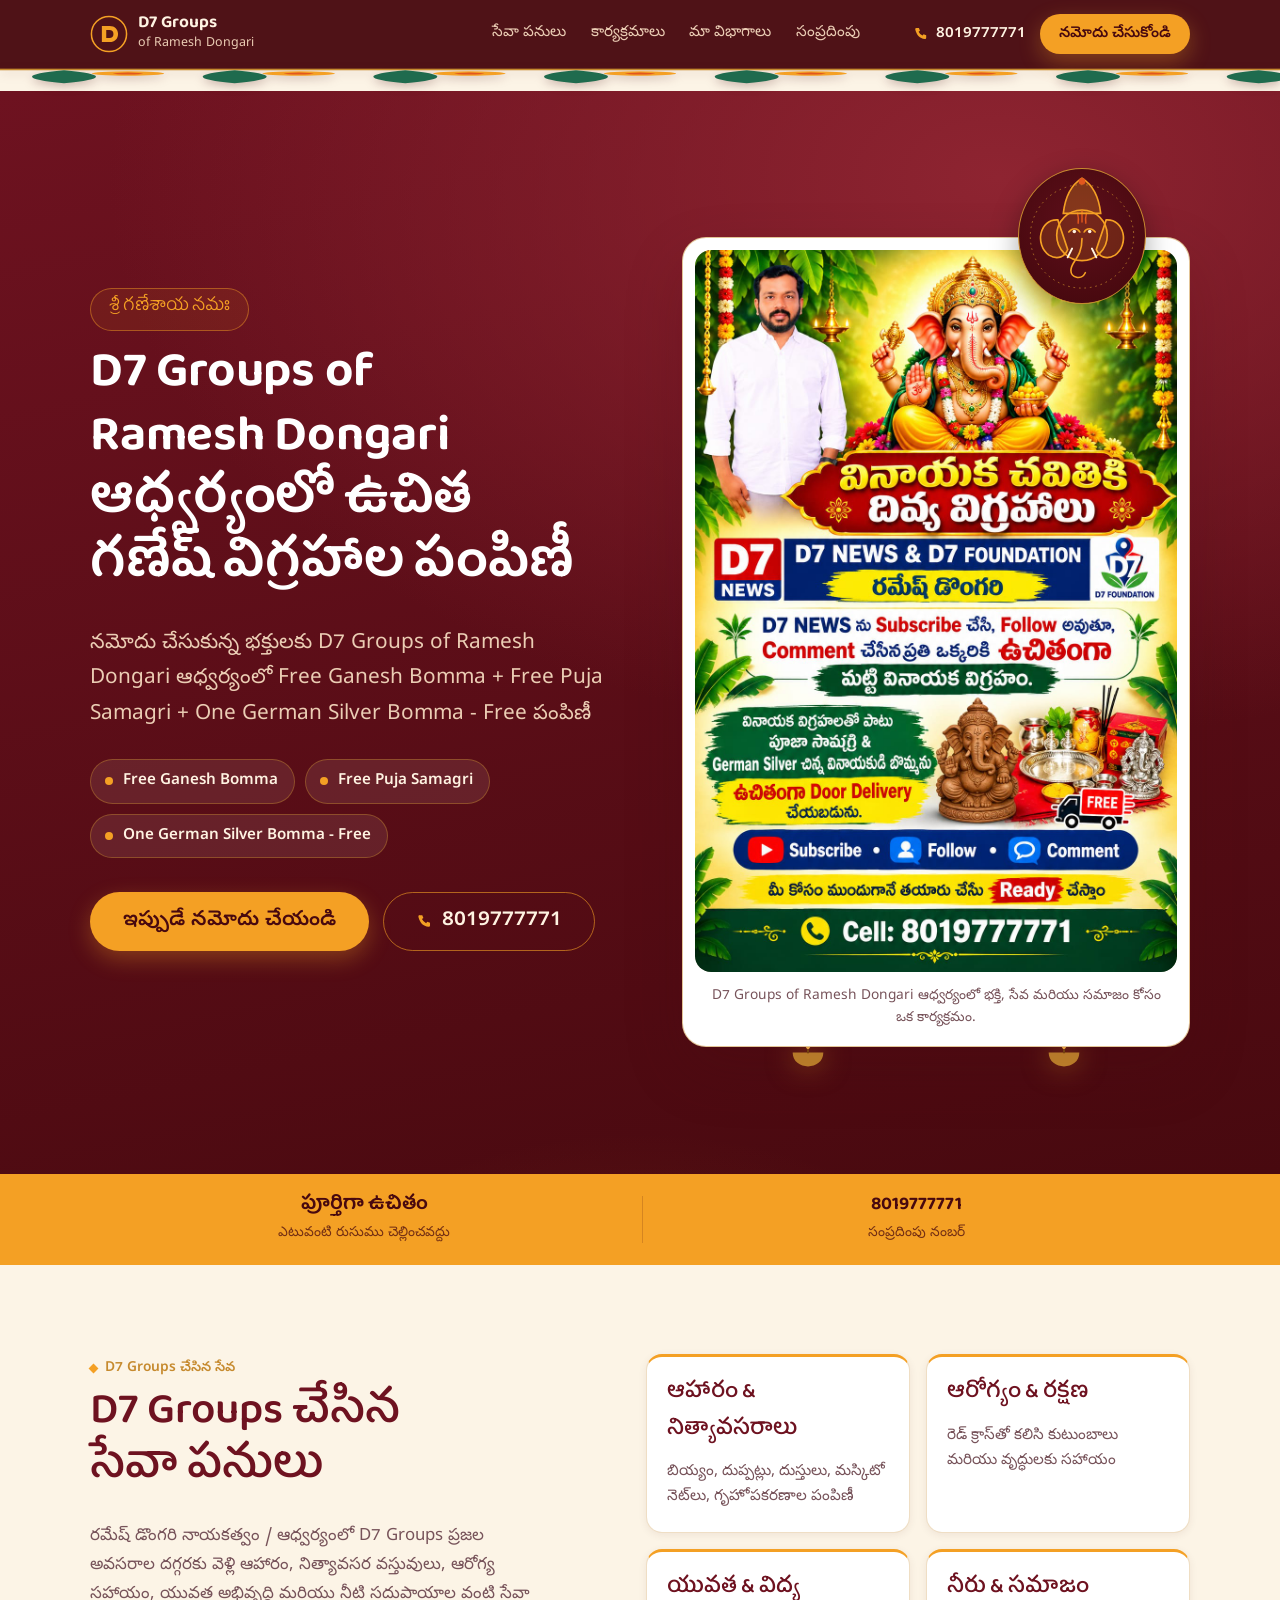
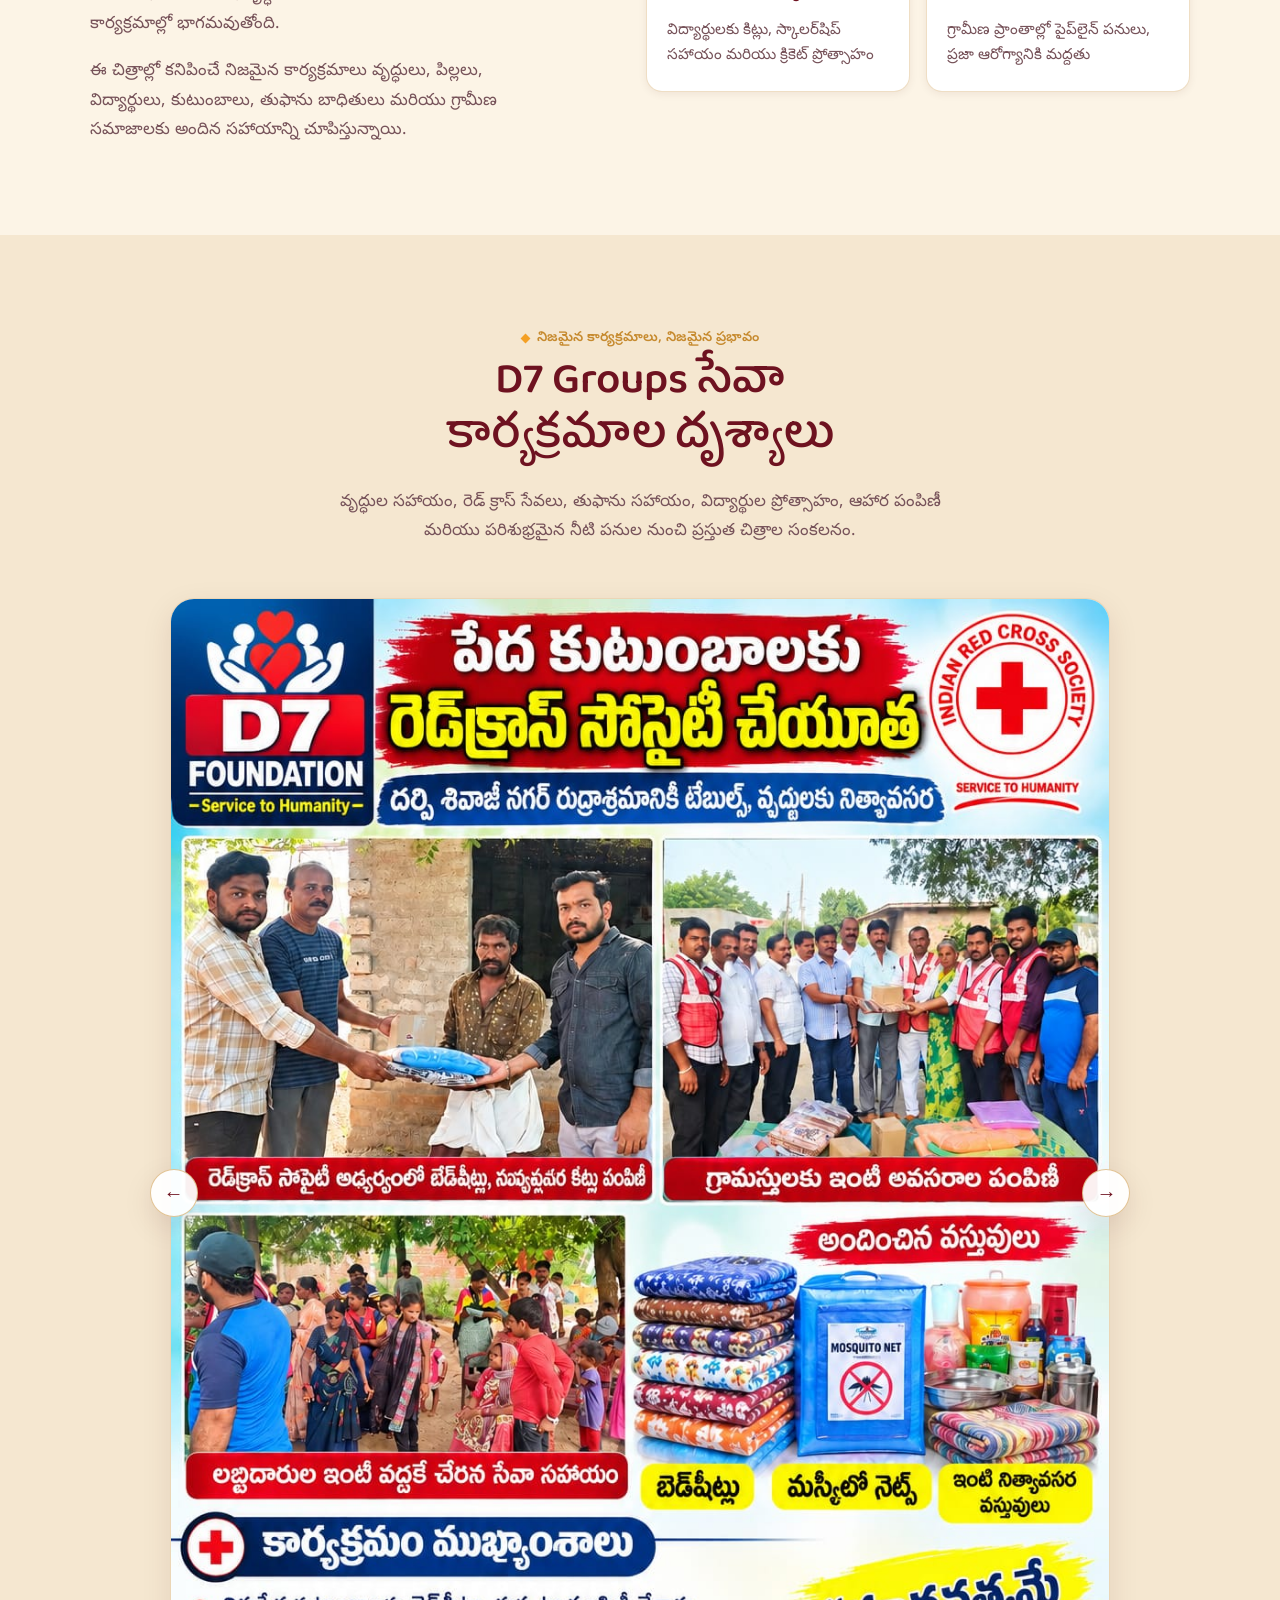
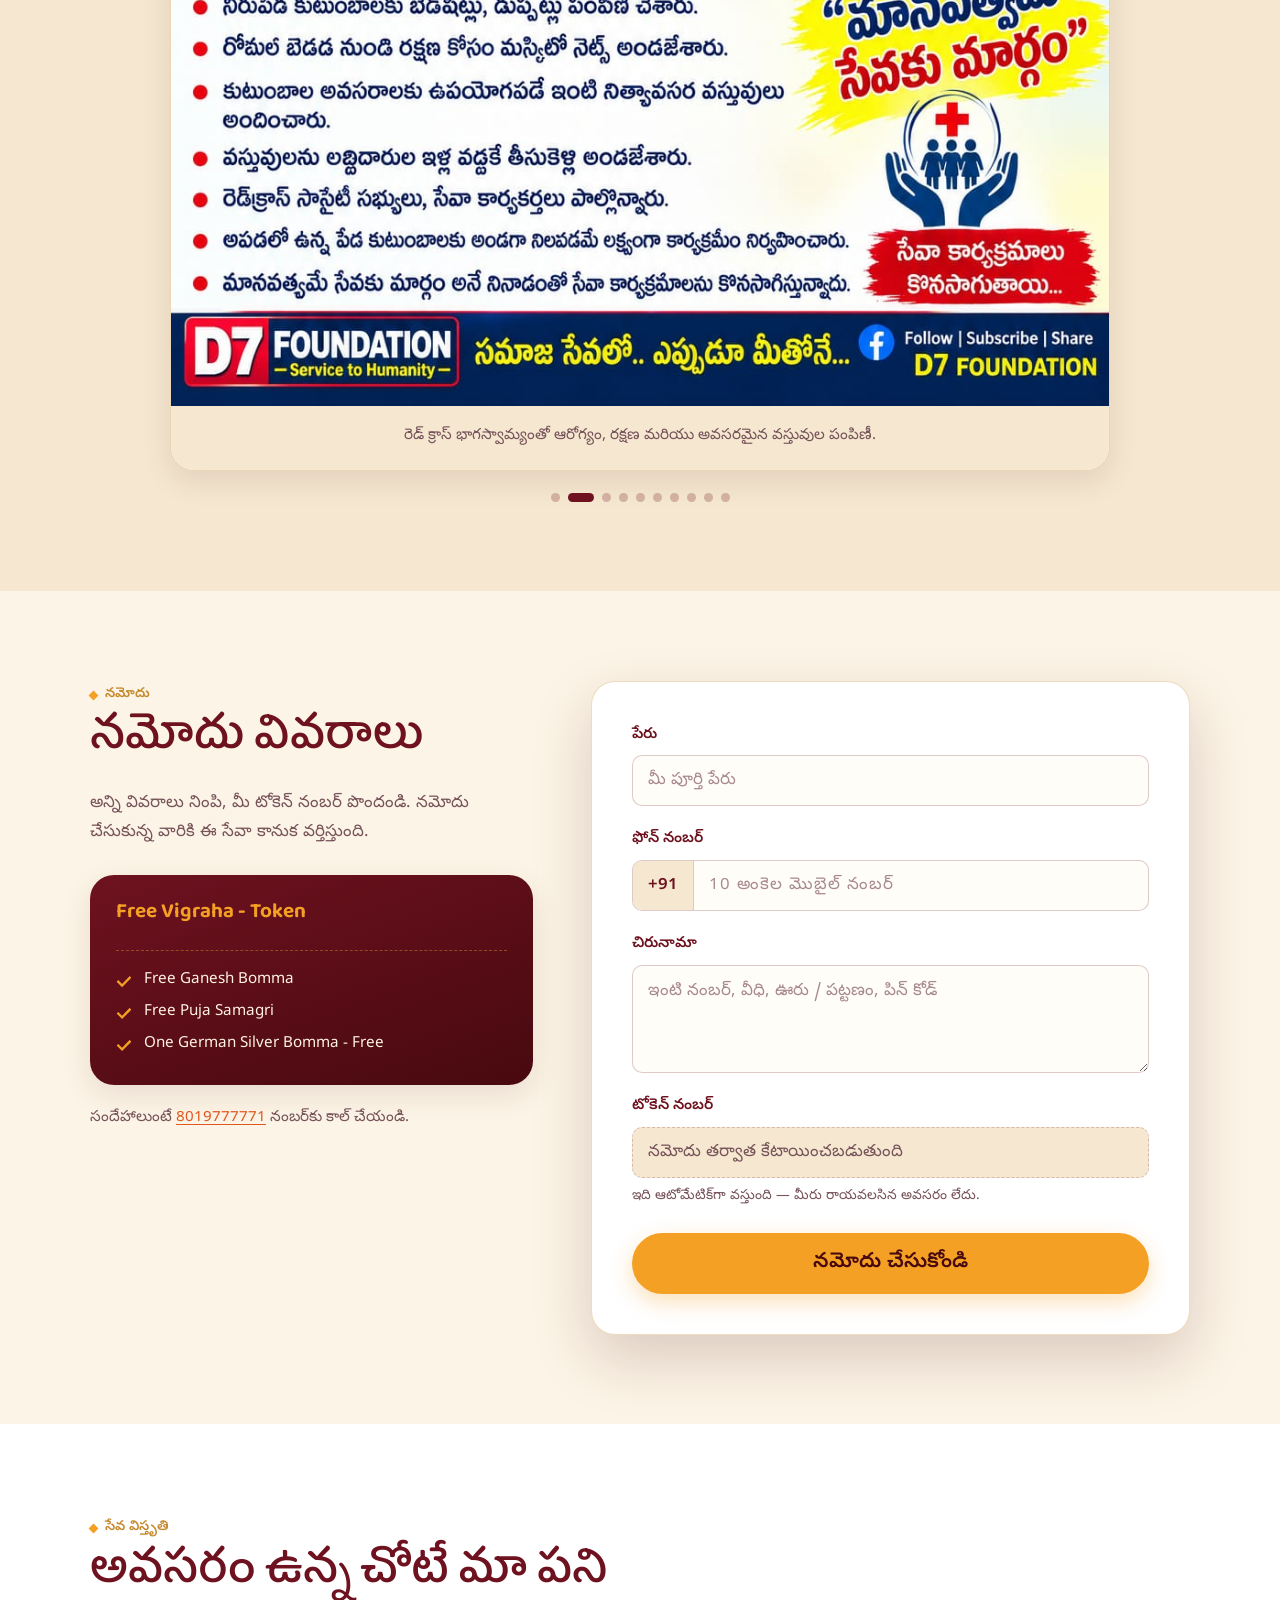
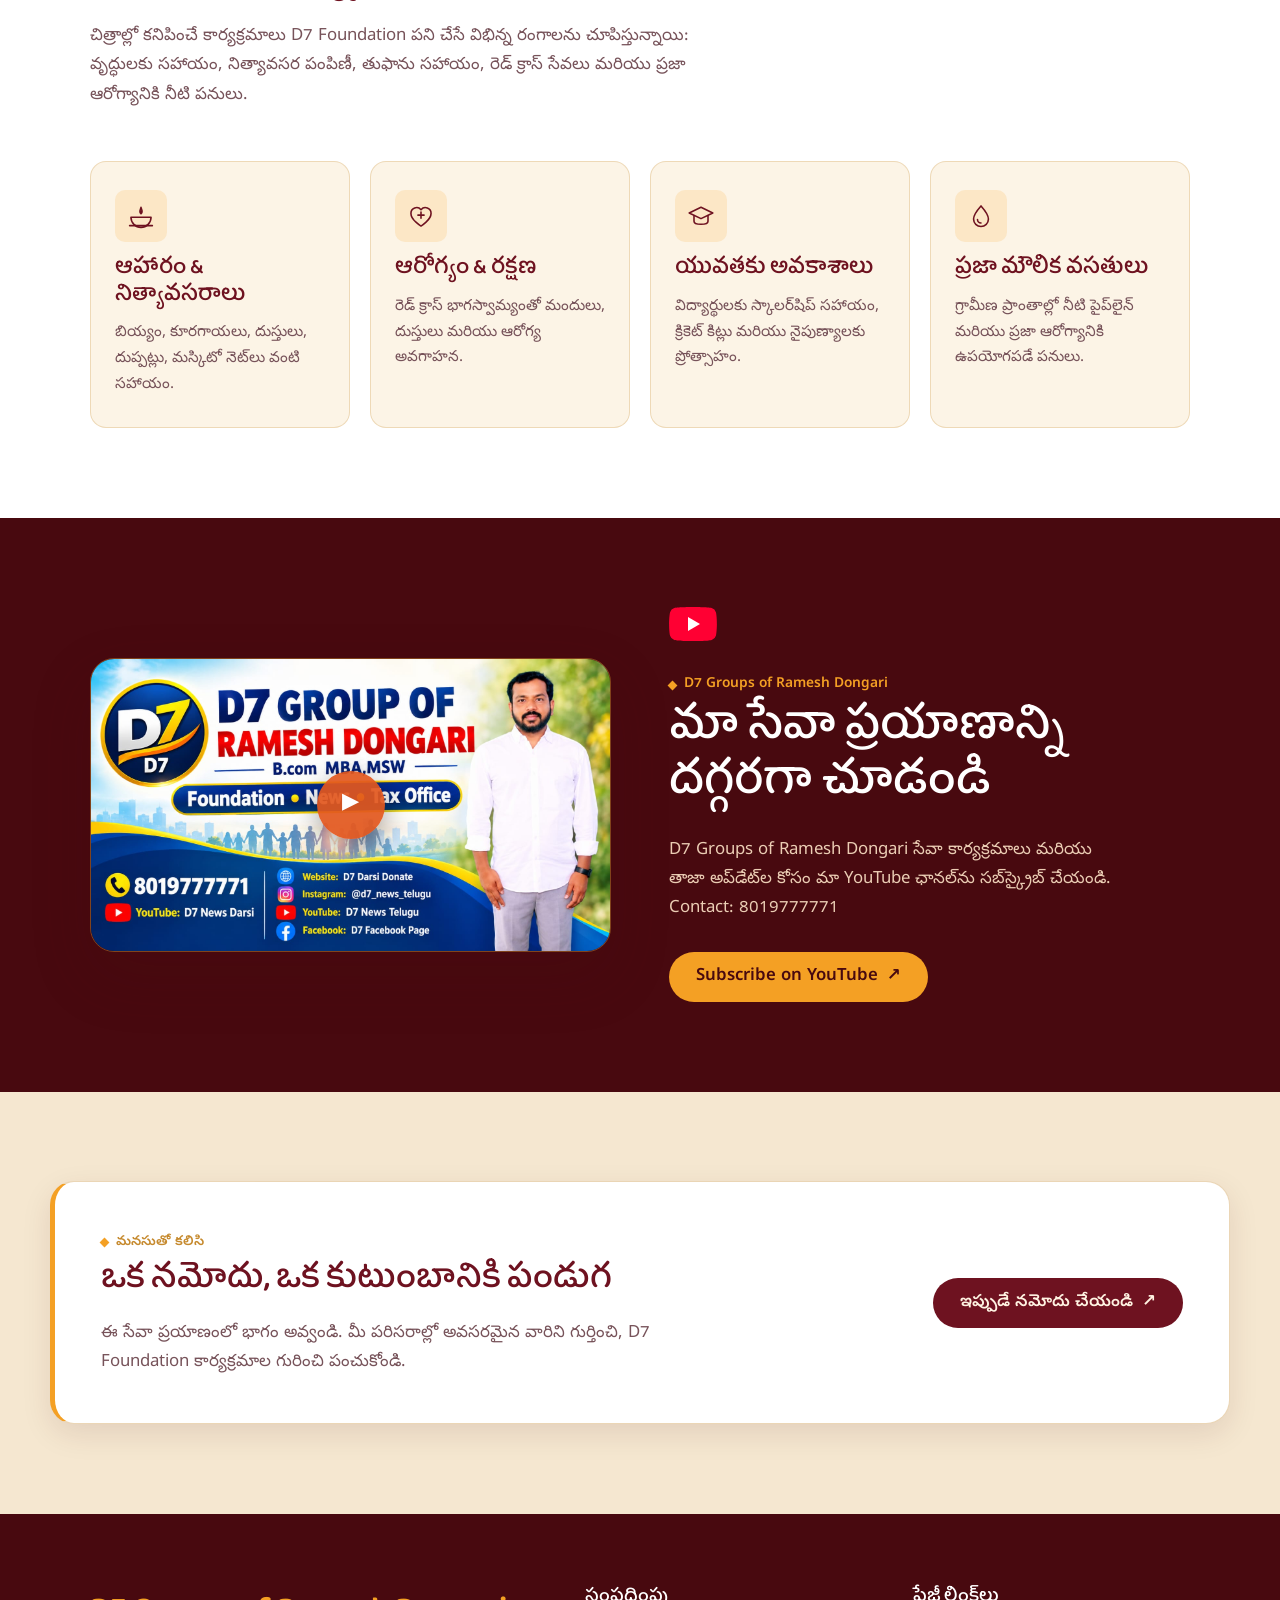
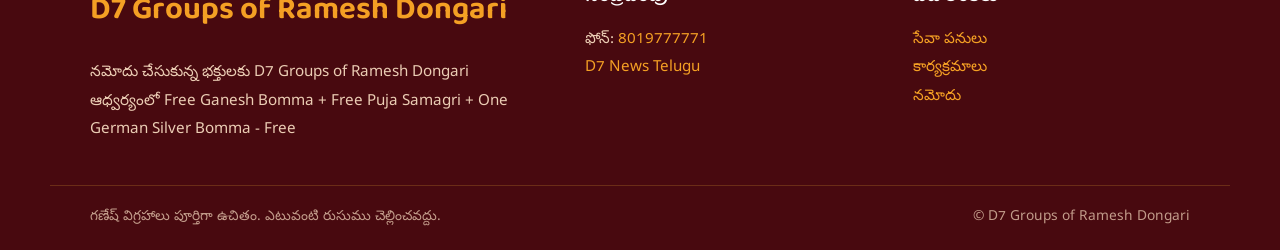
<file: index.html>
<!DOCTYPE html>
<html lang="te">
<head>
  <meta charset="UTF-8">
  <meta name="viewport" content="width=device-width, initial-scale=1.0">
  <title>ఉచిత గణేష్ విగ్రహం | D7 Groups of Ramesh Dongari</title>
  <meta name="description" content="D7 Groups of Ramesh Dongari ఆధ్వర్యంలో నమోదు చేసుకున్న భక్తులకు Free Ganesh Bomma, Free Puja Samagri మరియు One German Silver Bomma - Free పంపిణీ. సంప్రదించండి: 8019777771.">
  <meta name="theme-color" content="#6E1220">
  <meta property="og:title" content="D7 గ్రూప్స్ ఆఫ్ రమేష్ డోంగరి">
  <meta property="og:description" content="D7 గ్రూప్స్ ఆఫ్ రమేష్ డోంగరి ఆధ్వర్యంలో భక్తులకు గణేష్ విగ్రహం + పూజా సామాగ్రి + ఒక ప్రత్యేక బహుమతి అందజేయబడును. వివరాల కోసం సంప్రదించండి: 8019777771">
  <meta property="og:locale" content="te_IN">
  <meta property="og:type" content="website">
  <meta name="twitter:card" content="summary_large_image">
  <meta name="twitter:title" content="D7 గ్రూప్స్ ఆఫ్ రమేష్ డోంగరి">
  <meta name="twitter:description" content="D7 గ్రూప్స్ ఆఫ్ రమేష్ డోంగరి ఆధ్వర్యంలో భక్తులకు గణేష్ విగ్రహం + పూజా సామాగ్రి + ఒక ప్రత్యేక బహుమతి అందజేయబడును. వివరాల కోసం సంప్రదించండి: 8019777771">
  <link rel="icon" href="favicon.svg" type="image/svg+xml">
  <link rel="icon" href="favicon.png" type="image/png" sizes="32x32">
  <link rel="apple-touch-icon" href="favicon.png">
  <!-- Telugu Unicode fonts: Baloo Tammudu 2 (display) + Noto Sans Telugu (body) -->
  <link rel="preconnect" href="https://fonts.googleapis.com">
  <link rel="preconnect" href="https://fonts.gstatic.com" crossorigin>
  <link href="https://fonts.googleapis.com/css2?family=Baloo+Tammudu+2:wght@500;600;700&family=Noto+Sans+Telugu:wght@400;500;600&display=swap" rel="stylesheet">

  <link rel="stylesheet" href="style.css">
</head>
<body id="top">

  <a class="skip-link" href="#formPanel">నమోదు ఫారానికి వెళ్లండి</a>

  <!-- ============================ SITE HEADER ============================ -->
  <header class="site-header">
    <div class="site-header__bar">
      <div class="shell site-header__inner">

        <a class="brand" href="#top">
          <span class="brand__mark" aria-hidden="true">
            <svg viewBox="0 0 40 40" focusable="false">
              <circle class="brand__ring" cx="20" cy="20" r="18.5"/>
              <path class="brand__glyph" d="M12.5 11.5h8.2c5.4 0 8.8 3.4 8.8 8.5s-3.4 8.5-8.8 8.5H12.5V11.5Zm4.6 4.2v8.6h3.4c2.6 0 4.2-1.6 4.2-4.3s-1.6-4.3-4.2-4.3h-3.4Z"/>
            </svg>
          </span>
          <span class="brand__text">
            <strong>D7 Groups</strong>
            <span>of Ramesh Dongari</span>
          </span>
        </a>

        <nav class="site-nav" aria-label="ప్రధాన మెనూ">
          <a href="#seva">సేవా పనులు</a>
          <a href="#gallery">కార్యక్రమాలు</a>
          <a href="#work">మా విభాగాలు</a>
          <a href="#contact">సంప్రదింపు</a>
        </nav>

        <div class="site-header__actions">
          <a class="link-call" href="tel:8019777771">
            <svg viewBox="0 0 20 20" aria-hidden="true" focusable="false"><path d="M4.4 2.5h3l1.3 3.3-1.7 1.3a10 10 0 0 0 4.9 4.9l1.3-1.7 3.3 1.3v3a1.6 1.6 0 0 1-1.8 1.6C8.4 15.4 4.6 11.6 2.8 4.3A1.6 1.6 0 0 1 4.4 2.5Z"/></svg>
            <span>8019777771</span>
          </a>
          <a class="btn btn--gold btn--sm" href="#formPanel">నమోదు చేసుకోండి</a>
        </div>

      </div>
    </div>

    <!-- Decorative toran (mango-leaf + marigold garland) -->
    <div class="toran" aria-hidden="true">
      <svg viewBox="0 0 120 34" preserveAspectRatio="none" class="toran__svg">
        <defs>
          <!-- One repeating unit: a marigold bud and a mango leaf -->
          <g id="garland-unit">
            <path d="M6 0 C10 6 10 14 6 20 C2 14 2 6 6 0 Z" fill="#1F6B4E"/>
            <circle cx="12" cy="5" r="3.4" fill="#F4A024"/>
            <circle cx="12" cy="5" r="1.4" fill="#E2571E"/>
          </g>
        </defs>
        <rect x="0" y="0" width="120" height="2" fill="#C68A2E"/>
        <g>
          <use href="#garland-unit" x="0"  y="2"/><use href="#garland-unit" x="16" y="2"/>
          <use href="#garland-unit" x="32" y="2"/><use href="#garland-unit" x="48" y="2"/>
          <use href="#garland-unit" x="64" y="2"/><use href="#garland-unit" x="80" y="2"/>
          <use href="#garland-unit" x="96" y="2"/><use href="#garland-unit" x="112" y="2"/>
        </g>
      </svg>
    </div>
  </header>

  <main class="page">

    <!-- ============================== HERO ============================== -->
    <section class="hero">
      <div class="hero__glow" aria-hidden="true"></div>

      <div class="shell hero__inner">

        <div class="hero__copy">
          <p class="blessing">శ్రీ గణేశాయ నమః</p>
          <h1 class="hero__title">D7 Groups of Ramesh Dongari ఆధ్వర్యంలో ఉచిత గణేష్ విగ్రహాల పంపిణీ</h1>
          <p class="hero__subtitle">నమోదు చేసుకున్న భక్తులకు D7 Groups of Ramesh Dongari ఆధ్వర్యంలో Free Ganesh Bomma + Free Puja Samagri + One German Silver Bomma - Free పంపిణీ</p>

          <ul class="hero__offers">
            <li>Free Ganesh Bomma</li>
            <li>Free Puja Samagri</li>
            <li>One German Silver Bomma - Free</li>
          </ul>

          <div class="hero__actions">
            <a class="btn btn--gold btn--lg" href="#formPanel">ఇప్పుడే నమోదు చేయండి</a>
            <a class="btn btn--ghost btn--lg" href="tel:8019777771">
              <svg viewBox="0 0 20 20" aria-hidden="true" focusable="false"><path d="M4.4 2.5h3l1.3 3.3-1.7 1.3a10 10 0 0 0 4.9 4.9l1.3-1.7 3.3 1.3v3a1.6 1.6 0 0 1-1.8 1.6C8.4 15.4 4.6 11.6 2.8 4.3A1.6 1.6 0 0 1 4.4 2.5Z"/></svg>
              8019777771
            </a>
          </div>
        </div>

        <div class="hero__art">
          <!-- Ganesha line illustration (original artwork, drawn in SVG) -->
          <svg class="ganesha" viewBox="0 0 200 215" role="img" aria-label="గణపతి">
            <!-- radiating halo -->
            <circle class="ganesha__halo" cx="100" cy="108" r="94"/>
            <!-- ears -->
            <path class="ganesha__skin" d="M56 78 C22 76 14 124 40 142 C56 152 70 144 74 132 Z"/>
            <path class="ganesha__skin" d="M144 78 C178 76 186 124 160 142 C144 152 130 144 126 132 Z"/>
            <!-- head -->
            <circle class="ganesha__skin" cx="100" cy="106" r="46"/>
            <!-- trunk -->
            <path class="ganesha__trunk" d="M100 112 C100 146 82 152 80 168 C78 184 100 188 106 174"/>
            <!-- tusks -->
            <path class="ganesha__tusk" d="M82 130 L74 146"/>
            <path class="ganesha__tusk" d="M118 130 L126 146"/>
            <!-- eyes -->
            <path class="ganesha__line" d="M76 100 C82 92 92 92 96 100"/>
            <path class="ganesha__line" d="M104 100 C108 92 118 92 124 100"/>
            <circle class="ganesha__pupil" cx="86" cy="99" r="3.2"/>
            <circle class="ganesha__pupil" cx="114" cy="99" r="3.2"/>
            <!-- forehead tilak -->
            <path class="ganesha__tilak" d="M100 62 L100 82"/>
            <path class="ganesha__tilak" d="M92 66 C94 74 94 78 93 84"/>
            <path class="ganesha__tilak" d="M108 66 C106 74 106 78 107 84"/>
            <!-- crown -->
            <path class="ganesha__crown" d="M66 66 C70 30 84 12 100 2 C116 12 130 30 134 66 Z"/>
            <circle class="ganesha__crownjewel" cx="100" cy="8" r="6"/>
          </svg>

          <figure class="hero-banner">
            <img src="d7-images/main-image.jpeg" alt="D7 Groups of Ramesh Dongari ఆధ్వర్యంలో ఉచిత గణేష్ విగ్రహాలు, పూజా సామగ్రి మరియు జర్మన్ సిల్వర్ విగ్రహం పంపిణీ ప్రకటన" loading="eager">
            <figcaption>D7 Groups of Ramesh Dongari ఆధ్వర్యంలో భక్తి, సేవ మరియు సమాజం కోసం ఒక కార్యక్రమం.</figcaption>
          </figure>

          <div class="diyas" aria-hidden="true">
            <svg class="diya" viewBox="0 0 60 60">
              <path class="diya__flame" d="M30 14 C36 22 34 30 30 32 C26 30 24 22 30 14 Z"/>
              <path class="diya__bowl" d="M10 36 C10 48 20 54 30 54 C40 54 50 48 50 36 Z"/>
              <path class="diya__wick" d="M30 32 L30 37"/>
            </svg>
            <svg class="diya" viewBox="0 0 60 60">
              <path class="diya__flame" d="M30 14 C36 22 34 30 30 32 C26 30 24 22 30 14 Z"/>
              <path class="diya__bowl" d="M10 36 C10 48 20 54 30 54 C40 54 50 48 50 36 Z"/>
              <path class="diya__wick" d="M30 32 L30 37"/>
            </svg>
          </div>
        </div>

      </div>
    </section>

    <!-- ========================== ASSURANCE STRIP ========================== -->
    <div class="assurance">
      <div class="shell assurance__inner">
        <p class="assurance__item">
          <span class="assurance__value">పూర్తిగా ఉచితం</span>
          <span class="assurance__label">ఎటువంటి రుసుము చెల్లించవద్దు</span>
        </p>
        <p class="assurance__item">
          <span class="assurance__value"><a href="tel:8019777771">8019777771</a></span>
          <span class="assurance__label">సంప్రదింపు నంబర్</span>
        </p>
      </div>
    </div>

    <!-- ============================ SEVA STORY ============================ -->
    <section class="band band--seva" id="seva" aria-labelledby="foundationTitle">
      <div class="shell foundation-intro">

        <div class="foundation-intro__copy">
          <p class="eyebrow">D7 Groups చేసిన సేవ</p>
          <h2 id="foundationTitle">D7 Groups చేసిన సేవా పనులు</h2>
          <p>రమేష్ డొంగరి నాయకత్వం / ఆధ్వర్యంలో D7 Groups ప్రజల అవసరాల దగ్గరకు వెళ్లి ఆహారం, నిత్యావసర వస్తువులు, ఆరోగ్య సహాయం, యువత అభివృద్ధి మరియు నీటి సదుపాయాల వంటి సేవా కార్యక్రమాల్లో భాగమవుతోంది.</p>
          <p>ఈ చిత్రాల్లో కనిపించే నిజమైన కార్యక్రమాలు వృద్ధులు, పిల్లలు, విద్యార్థులు, కుటుంబాలు, తుఫాను బాధితులు మరియు గ్రామీణ సమాజాలకు అందిన సహాయాన్ని చూపిస్తున్నాయి.</p>
        </div>

        <div class="seva-points" aria-label="D7 Groups సేవా రంగాలు">
          <div><strong>ఆహారం &amp; నిత్యావసరాలు</strong><span>బియ్యం, దుప్పట్లు, దుస్తులు, మస్కిటో నెట్‌లు, గృహోపకరణాల పంపిణీ</span></div>
          <div><strong>ఆరోగ్యం &amp; రక్షణ</strong><span>రెడ్ క్రాస్‌తో కలిసి కుటుంబాలు మరియు వృద్ధులకు సహాయం</span></div>
          <div><strong>యువత &amp; విద్య</strong><span>విద్యార్థులకు కిట్లు, స్కాలర్‌షిప్ సహాయం మరియు క్రికెట్ ప్రోత్సాహం</span></div>
          <div><strong>నీరు &amp; సమాజం</strong><span>గ్రామీణ ప్రాంతాల్లో పైప్‌లైన్ పనులు, ప్రజా ఆరోగ్యానికి మద్దతు</span></div>
        </div>

      </div>
    </section>

    <!-- ============================= GALLERY ============================= -->
    <section class="band band--gallery" id="gallery" aria-labelledby="sevaGalleryTitle">
      <div class="shell">

        <div class="section-heading section-heading--center">
          <p class="eyebrow">నిజమైన కార్యక్రమాలు, నిజమైన ప్రభావం</p>
          <h2 id="sevaGalleryTitle">D7 Groups సేవా కార్యక్రమాల దృశ్యాలు</h2>
          <p>వృద్ధుల సహాయం, రెడ్ క్రాస్ సేవలు, తుఫాను సహాయం, విద్యార్థుల ప్రోత్సాహం, ఆహార పంపిణీ మరియు పరిశుభ్రమైన నీటి పనుల నుంచి ప్రస్తుత చిత్రాల సంకలనం.</p>
        </div>

        <div class="carousel carousel--seva" data-carousel data-autoplay="true" aria-roledescription="carousel" aria-label="D7 Groups సేవా కార్యక్రమాల చిత్రాలు">
          <div class="carousel__viewport">
            <div class="carousel__track">
              <figure class="carousel__slide is-active"><img src="d7-images/elderly-essential-distribution.jpeg" alt="D7 Foundation వృద్ధులకు దుప్పట్లు, కిట్లు మరియు నిత్యావసర వస్తువులు అందిస్తున్న సేవా కార్యక్రమం" loading="lazy"><figcaption>వృద్ధులు మరియు అవసరమైన కుటుంబాలకు దుప్పట్లు, కిట్లు, బట్టలు మరియు గృహోపకరణాల సహాయం.</figcaption></figure>
              <figure class="carousel__slide"><img src="d7-images/red-cross-relief.jpeg" alt="D7 Foundation మరియు రెడ్ క్రాస్ కలిసి కుటుంబాలకు సహాయం అందిస్తున్న దృశ్యాలు" loading="lazy"><figcaption>రెడ్ క్రాస్ భాగస్వామ్యంతో ఆరోగ్యం, రక్షణ మరియు అవసరమైన వస్తువుల పంపిణీ.</figcaption></figure>
              <figure class="carousel__slide"><img src="d7-images/student-disability-support.jpeg" alt="విద్యార్థులు మరియు వికలాంగులకు సహాయం అందిస్తున్న D7 Foundation సేవా కార్యక్రమం" loading="lazy"><figcaption>విద్యార్థులు, వికలాంగులు మరియు ప్రజలకు సహాయం అందించే సామాజిక సేవ.</figcaption></figure>
              <figure class="carousel__slide"><img src="d7-images/water-pipeline-project.jpeg" alt="D7 Foundation గ్రామీణ ఆరోగ్య కేంద్రానికి కొత్త నీటి పైప్‌లైన్ ఏర్పాటు చేస్తున్న దృశ్యం" loading="lazy"><figcaption>ప్రజా ఆరోగ్యానికి తోడ్పడే కొత్త నీటి పైప్‌లైన్ పనులు.</figcaption></figure>
              <figure class="carousel__slide"><img src="d7-images/youth-cricket-support.jpeg" alt="విద్యార్థులకు క్రికెట్ కిట్లు మరియు విద్యా సహాయం అందిస్తున్న D7 Foundation" loading="lazy"><figcaption>యువతకు క్రికెట్ కిట్లు, విద్యా సహాయం మరియు ఎదగడానికి ప్రోత్సాహం.</figcaption></figure>
              <figure class="carousel__slide"><img src="d7-images/red-cross-family-relief.jpeg" alt="ఇండియన్ రెడ్ క్రాస్ భాగస్వామ్యంతో కుటుంబాలకు దుస్తులు మరియు మస్కిటో నెట్‌లు అందిస్తున్న D7 Foundation" loading="lazy"><figcaption>రెడ్ క్రాస్ సేవలతో దుస్తులు, మస్కిటో నెట్‌లు మరియు కుటుంబ రక్షణకు సహాయం.</figcaption></figure>
              <figure class="carousel__slide"><img src="d7-images/rural-family-food-relief.jpeg" alt="D7 Foundation గ్రామీణ కుటుంబాలకు ఆహారం మరియు నిత్యావసర సరుకులు అందిస్తున్న దృశ్యం" loading="lazy"><figcaption>ఆహారం, నిత్యావసర సరుకులు మరియు నివాస సహాయం అవసరమైన కుటుంబాలకు చేరవేత.</figcaption></figure>
              <figure class="carousel__slide"><img src="d7-images/elderly-grocery-support.jpeg" alt="D7 Groups of Ramesh Dongari మరియు D7 Foundation వృద్ధులకు నిత్యావసర సరుకులు అందిస్తున్న దృశ్యం" loading="lazy"><figcaption>వృద్ధులు మరియు పేద కుటుంబాలకు ఆహారం, సరుకులు మరియు ప్రత్యక్ష సహాయం.</figcaption></figure>
              <figure class="carousel__slide"><img src="d7-images/cyclone-relief.jpeg" alt="తుఫాను బాధితులకు D7 Foundation ఆహారం అందిస్తున్న దృశ్యం" loading="lazy"><figcaption>తుఫాను బాధితులకు ఆహారం, సరుకులు మరియు అత్యవసర సహాయం.</figcaption></figure>
              <figure class="carousel__slide"><img src="d7-images/festival-community-service.jpeg" alt="దీపావళి మరియు పండుగ సందర్భంలో పిల్లలు, కుటుంబాలకు D7 సేవా కార్యక్రమం" loading="lazy"><figcaption>పండుగ సందర్భాల్లో పిల్లలు, కుటుంబాలు మరియు స్థానిక ప్రజలతో కలిసి సేవ.</figcaption></figure>
            </div>
          </div>
          <button class="carousel__button carousel__button--prev" type="button" aria-label="మునుపటి చిత్రం">←</button>
          <button class="carousel__button carousel__button--next" type="button" aria-label="తదుపరి చిత్రం">→</button>
          <div class="carousel__dots" role="tablist" aria-label="గణేష్ చిత్రాలు"></div>
        </div>

      </div>
    </section>

    <!-- ============================ REGISTER ============================ -->
    <section class="band band--register" id="formPanel">
      <div class="shell register">

        <aside class="register__aside">
          <p class="eyebrow">నమోదు</p>
          <h2 class="panel__title">నమోదు వివరాలు</h2>
          <p class="panel__note">అన్ని వివరాలు నింపి, మీ టోకెన్ నంబర్ పొందండి. నమోదు చేసుకున్న వారికి ఈ సేవా కానుక వర్తిస్తుంది.</p>

          <div class="offer-box" aria-label="నమోదు చేసుకున్న వారికి లభించే సేవా కానుకలు">
            <p class="offer-box__title">Free Vigraha - Token</p>
            <ul>
              <li>Free Ganesh Bomma</li>
              <li>Free Puja Samagri</li>
              <li>One German Silver Bomma - Free</li>
            </ul>
          </div>

          <p class="register__help">సందేహాలుంటే <a href="tel:8019777771">8019777771</a> నంబర్‌కు కాల్ చేయండి.</p>
        </aside>

        <div class="form-card">
          <form id="regForm" class="form" novalidate>

            <!-- Name -->
            <div class="field">
              <label class="field__label" for="name">పేరు</label>
              <input class="field__input" type="text" id="name" name="name"
                     placeholder="మీ పూర్తి పేరు" autocomplete="name" maxlength="60">
              <p class="field__error" id="nameError" role="alert"></p>
            </div>

            <!-- Phone -->
            <div class="field">
              <label class="field__label" for="phone">ఫోన్ నంబర్</label>
              <div class="field__phone">
                <span class="field__prefix">+91</span>
                <input class="field__input field__input--phone" type="tel" id="phone" name="phone"
                       placeholder="10 అంకెల మొబైల్ నంబర్" inputmode="numeric" maxlength="10" autocomplete="tel-national">
              </div>
              <p class="field__error" id="phoneError" role="alert"></p>
            </div>

            <!-- Address -->
            <div class="field">
              <label class="field__label" for="address">చిరునామా</label>
              <textarea class="field__input field__input--area" id="address" name="address" rows="3"
                        placeholder="ఇంటి నంబర్, వీధి, ఊరు / పట్టణం, పిన్ కోడ్" maxlength="250"></textarea>
              <p class="field__error" id="addressError" role="alert"></p>
            </div>

            <!-- Token (auto, read-only) -->
            <div class="field">
              <label class="field__label" for="token">టోకెన్ నంబర్</label>
              <input class="field__input field__input--token" type="text" id="token"
                     value="నమోదు తర్వాత కేటాయించబడుతుంది" readonly tabindex="-1" aria-readonly="true">
              <p class="field__hint">ఇది ఆటోమేటిక్‌గా వస్తుంది — మీరు రాయవలసిన అవసరం లేదు.</p>
            </div>

            <!-- Honeypot: hidden from people, filled in by bots. Never remove. -->
            <div class="hp" aria-hidden="true">
              <label for="website">Website</label>
              <input type="text" id="website" name="website" tabindex="-1" autocomplete="off">
            </div>

            <!-- Server-side / network errors appear here -->
            <p class="form__alert" id="formAlert" role="alert" hidden></p>

            <button type="submit" class="submit" id="submitBtn">నమోదు చేసుకోండి</button>
          </form>
        </div>

      </div>
    </section>
    <dialog class="promo-dialog" id="promoDialog" aria-labelledby="promoDialogTitle" aria-describedby="promoDialogDescription">
      <div class="promo-dialog__layout">
        <!-- Close lives on the dialog, not inside the scrollable content,
             so it stays reachable however long the copy gets. -->
        <button class="promo-dialog__close" id="promoDialogClose" type="button" aria-label="ప్రచార సందేశాన్ని మూసివేయండి">&times;</button>
        <div class="promo-dialog__media">
          <img src="d7-images/thumbnail.jpeg" alt="D7 Groups of Ramesh Dongari మరియు D7 Foundation సేవా కార్యక్రమాలు, ఉచిత గణేష్ విగ్రహం మరియు సంప్రదింపు వివరాలు" width="1200" height="675" decoding="async">
        </div>
        <div class="promo-dialog__content">
          <p class="eyebrow">మీ కోసం ప్రత్యేక సేవ</p>
          <h2 id="promoDialogTitle">మీ నమోదు ద్వారా ఉచిత సేవా కానుక</h2>
          <p id="promoDialogDescription">D7 Groups of Ramesh Dongari ఆధ్వర్యంలో భక్తులకు గణేష్ విగ్రహం, పూజా సామాగ్రి మరియు ఒక ప్రత్యేక బహుమతి అందజేయబడును.</p>
          <ul class="promo-dialog__benefits">
            <li>గణేష్ విగ్రహం</li>
            <li>పూజా సామాగ్రి</li>
            <li>ఒక ప్రత్యేక బహుమతి</li>
          </ul>
          <!-- Grouped so the CTA can pin to the bottom on short screens -->
          <div class="promo-dialog__actions">
            <p class="promo-dialog__contact">వివరాల కోసం సంప్రదించండి: <a href="tel:8019777771">8019777771</a></p>
            <button class="btn btn--gold promo-dialog__continue" id="promoDialogContinue" type="button" autofocus>నమోదు కొనసాగించండి</button>
          </div>
        </div>
      </div>
    </dialog>

    <!-- ======================= SUCCESS / TOKEN SLIP ======================= -->
    <section class="band band--result result" id="resultPanel" hidden>
      <div class="shell result__inner">

        <div class="result__banner">
          <svg class="result__tick" viewBox="0 0 48 48" aria-hidden="true">
            <circle cx="24" cy="24" r="21"/>
            <path d="M14 25 L21 32 L34 17"/>
          </svg>
          <h2 class="result__title">మీ నమోదు విజయవంతంగా పూర్తయింది!</h2>
          <p class="result__sub">మీ టోకెన్ నంబర్‌ను తప్పకుండా భద్రపరచుకోండి.</p>
        </div>

        <!-- Prasadam-slip style token card -->
        <article class="slip" id="tokenSlip">
          <div class="slip__top">
            <p class="slip__brand">D7 Groups of Ramesh Dongari</p>
            <p class="slip__contact">Contact: <a href="tel:8019777771">8019777771</a></p>
            <p class="slip__event">Free Vigraha - Token</p>
          </div>

          <div class="slip__tokenbox">
            <p class="slip__tokenlabel">టోకెన్ నంబర్</p>
            <p class="slip__token" id="slipToken">D7-RAMESH-0000</p>
          </div>

          <dl class="slip__rows">
            <div class="slip__row"><dt>పేరు</dt><dd id="slipName"></dd></div>
            <div class="slip__row"><dt>ఫోన్ నంబర్</dt><dd id="slipPhone"></dd></div>
            <div class="slip__row"><dt>చిరునామా</dt><dd id="slipAddress"></dd></div>
            <div class="slip__row"><dt>నమోదు తేదీ</dt><dd id="slipDate"></dd></div>
          </dl>

          <p class="slip__foot">విగ్రహం తీసుకునేటప్పుడు ఈ టోకెన్ నంబర్ చూపించండి.</p>
        </article>

        <div class="result__actions">
          <button type="button" class="btn btn--gold" id="printBtn">టోకెన్ ప్రింట్ / సేవ్ చేయండి</button>
          <button type="button" class="btn btn--plain" id="againBtn">మరో నమోదు చేయండి</button>
        </div>

      </div>
    </section>

    <!-- ========================== WHERE WE WORK ========================== -->
    <section class="band band--work organization-story" id="work" aria-labelledby="workTitle">
      <div class="shell">

        <div class="section-heading">
          <p class="eyebrow">సేవ విస్తృతి</p>
          <h2 id="workTitle">అవసరం ఉన్న చోటే మా పని</h2>
          <p>చిత్రాల్లో కనిపించే కార్యక్రమాలు D7 Foundation పని చేసే విభిన్న రంగాలను చూపిస్తున్నాయి: వృద్ధులకు సహాయం, నిత్యావసర పంపిణీ, తుఫాను సహాయం, రెడ్ క్రాస్ సేవలు మరియు ప్రజా ఆరోగ్యానికి నీటి పనులు.</p>
        </div>

        <div class="initiative-grid">
          <article>
            <span class="initiative-grid__icon" aria-hidden="true">
              <svg viewBox="0 0 32 32" focusable="false"><path d="M4.5 17.5h23a11.5 11.5 0 0 1-23 0Z"/><path d="M3 27h26"/><path d="M16 13.5c-3-3 0-5.5 0-7.5 0 2 3 4.5 0 7.5Z"/></svg>
            </span>
            <h3>ఆహారం &amp; నిత్యావసరాలు</h3>
            <p>బియ్యం, కూరగాయలు, దుస్తులు, దుప్పట్లు, మస్కిటో నెట్‌లు వంటి సహాయం.</p>
          </article>
          <article>
            <span class="initiative-grid__icon" aria-hidden="true">
              <svg viewBox="0 0 32 32" focusable="false"><path d="M16 27.5S4.5 20.5 4.5 13A6.5 6.5 0 0 1 16 8.8 6.5 6.5 0 0 1 27.5 13c0 7.5-11.5 14.5-11.5 14.5Z"/><path d="M16 11.5v7M12.5 15h7"/></svg>
            </span>
            <h3>ఆరోగ్యం &amp; రక్షణ</h3>
            <p>రెడ్ క్రాస్ భాగస్వామ్యంతో మందులు, దుస్తులు మరియు ఆరోగ్య అవగాహన.</p>
          </article>
          <article>
            <span class="initiative-grid__icon" aria-hidden="true">
              <svg viewBox="0 0 32 32" focusable="false"><path d="M2.5 12.5 16 6l13.5 6.5L16 19Z"/><path d="M8 15.5v6.5c0 2 3.6 3.5 8 3.5s8-1.5 8-3.5v-6.5"/></svg>
            </span>
            <h3>యువతకు అవకాశాలు</h3>
            <p>విద్యార్థులకు స్కాలర్‌షిప్ సహాయం, క్రికెట్ కిట్లు మరియు నైపుణ్యాలకు ప్రోత్సాహం.</p>
          </article>
          <article>
            <span class="initiative-grid__icon" aria-hidden="true">
              <svg viewBox="0 0 32 32" focusable="false"><path d="M16 4.5s8.5 9.5 8.5 15a8.5 8.5 0 0 1-17 0c0-5.5 8.5-15 8.5-15Z"/><path d="M12 20a4 4 0 0 0 4 4"/></svg>
            </span>
            <h3>ప్రజా మౌలిక వసతులు</h3>
            <p>గ్రామీణ ప్రాంతాల్లో నీటి పైప్‌లైన్ మరియు ప్రజా ఆరోగ్యానికి ఉపయోగపడే పనులు.</p>
          </article>
        </div>

      </div>
    </section>

    <!-- ============================= YOUTUBE ============================= -->
    <section class="band band--youtube youtube-call" aria-labelledby="youtubeTitle">
      <div class="shell youtube-call__inner">

        <a class="youtube-call__thumbnail" href="https://www.youtube.com/@D7NEWSTELUGU" target="_blank" rel="noopener noreferrer">
          <img src="d7-images/thumbnail.jpeg" alt="D7 Groups of Ramesh Dongari, Foundation, News and Tax Office" loading="lazy">
          <span class="youtube-call__play-badge" aria-hidden="true">▶</span>
        </a>

        <div class="youtube-call__copy">
          <div class="youtube-call__icon" aria-hidden="true">
            <svg viewBox="0 0 48 34" focusable="false">
              <path d="M46.9 5.3a6 6 0 0 0-4.2-4.2C39 .1 24 .1 24 .1S9 .1 5.3 1.1a6 6 0 0 0-4.2 4.2C.1 9 .1 17 .1 17s0 8 1 11.7a6 6 0 0 0 4.2 4.2C9 34 24 34 24 34s15 0 18.7-1.1a6 6 0 0 0 4.2-4.2c1-3.7 1-11.7 1-11.7s0-8-1-11.7Z"/>
              <path class="youtube-call__play" d="m19 24 12-7-12-7v14Z"/>
            </svg>
          </div>
          <p class="eyebrow">D7 Groups of Ramesh Dongari</p>
          <h2 id="youtubeTitle">మా సేవా ప్రయాణాన్ని దగ్గరగా చూడండి</h2>
          <p>D7 Groups of Ramesh Dongari సేవా కార్యక్రమాలు మరియు తాజా అప్‌డేట్‌ల కోసం మా YouTube ఛానల్‌ను సబ్‌స్క్రైబ్ చేయండి. Contact: 8019777771</p>
          <a class="youtube-call__button" href="https://www.youtube.com/@D7NEWSTELUGU" target="_blank" rel="noopener noreferrer">
            <span>Subscribe on YouTube</span><span aria-hidden="true">↗</span>
          </a>
        </div>

      </div>
    </section>

    <!-- =========================== CLOSING CTA =========================== -->
    <section class="band band--closing closing-call" aria-labelledby="closingTitle">
      <div class="shell closing-call__inner">
        <div class="closing-call__copy">
          <p class="eyebrow">మనసుతో కలిసి</p>
          <h2 id="closingTitle">ఒక నమోదు, ఒక కుటుంబానికి పండుగ</h2>
          <p>ఈ సేవా ప్రయాణంలో భాగం అవ్వండి. మీ పరిసరాల్లో అవసరమైన వారిని గుర్తించి, D7 Foundation కార్యక్రమాల గురించి పంచుకోండి.</p>
        </div>
        <a class="closing-call__button" href="#formPanel">ఇప్పుడే నమోదు చేయండి <span aria-hidden="true">↗</span></a>
      </div>
    </section>

  </main>

  <!-- ============================== FOOTER ============================== -->
  <footer class="footer" id="contact">
    <div class="shell footer__inner">

      <div class="footer__card">
        <p class="footer__brand">D7 Groups of Ramesh Dongari</p>
        <p class="footer__line">నమోదు చేసుకున్న భక్తులకు D7 Groups of Ramesh Dongari ఆధ్వర్యంలో Free Ganesh Bomma + Free Puja Samagri + One German Silver Bomma - Free</p>
      </div>

      <div class="footer__col">
        <h3>సంప్రదింపు</h3>
        <p class="footer__line">ఫోన్: <a href="tel:8019777771">8019777771</a></p>
        <p class="footer__line"><a href="https://www.youtube.com/@D7NEWSTELUGU" target="_blank" rel="noopener noreferrer">D7 News Telugu</a></p>
      </div>

      <div class="footer__col">
        <h3>పేజీ లింక్‌లు</h3>
        <p class="footer__line"><a href="#seva">సేవా పనులు</a></p>
        <p class="footer__line"><a href="#gallery">కార్యక్రమాలు</a></p>
        <p class="footer__line"><a href="#formPanel">నమోదు</a></p>
      </div>

    </div>

    <div class="shell footer__bottom">
      <p class="footer__small">గణేష్ విగ్రహాలు పూర్తిగా ఉచితం. ఎటువంటి రుసుము చెల్లించవద్దు.</p>
      <p class="footer__small">© D7 Groups of Ramesh Dongari</p>
    </div>
  </footer>

  <!-- Mobile-only action bar -->
  <div class="action-bar">
    <a class="action-bar__call" href="tel:8019777771">
      <svg viewBox="0 0 20 20" aria-hidden="true" focusable="false"><path d="M4.4 2.5h3l1.3 3.3-1.7 1.3a10 10 0 0 0 4.9 4.9l1.3-1.7 3.3 1.3v3a1.6 1.6 0 0 1-1.8 1.6C8.4 15.4 4.6 11.6 2.8 4.3A1.6 1.6 0 0 1 4.4 2.5Z"/></svg>
      కాల్ చేయండి
    </a>
    <a class="action-bar__cta" href="#formPanel">నమోదు చేసుకోండి</a>
  </div>

  <!-- ===================== WordPress backend configuration =====================
       API lives on the WordPress site: https://pncreators.com/
       D7_NONCE stays empty on this static page.
  ========================================================================== -->
  <script>
    window.D7_API_BASE = "https://pncreators.com/wp-json/d7-ganesh/v1";
    window.D7_NONCE = "";
  </script>

  <script src="script.js"></script>
</body>
</html>
</file>
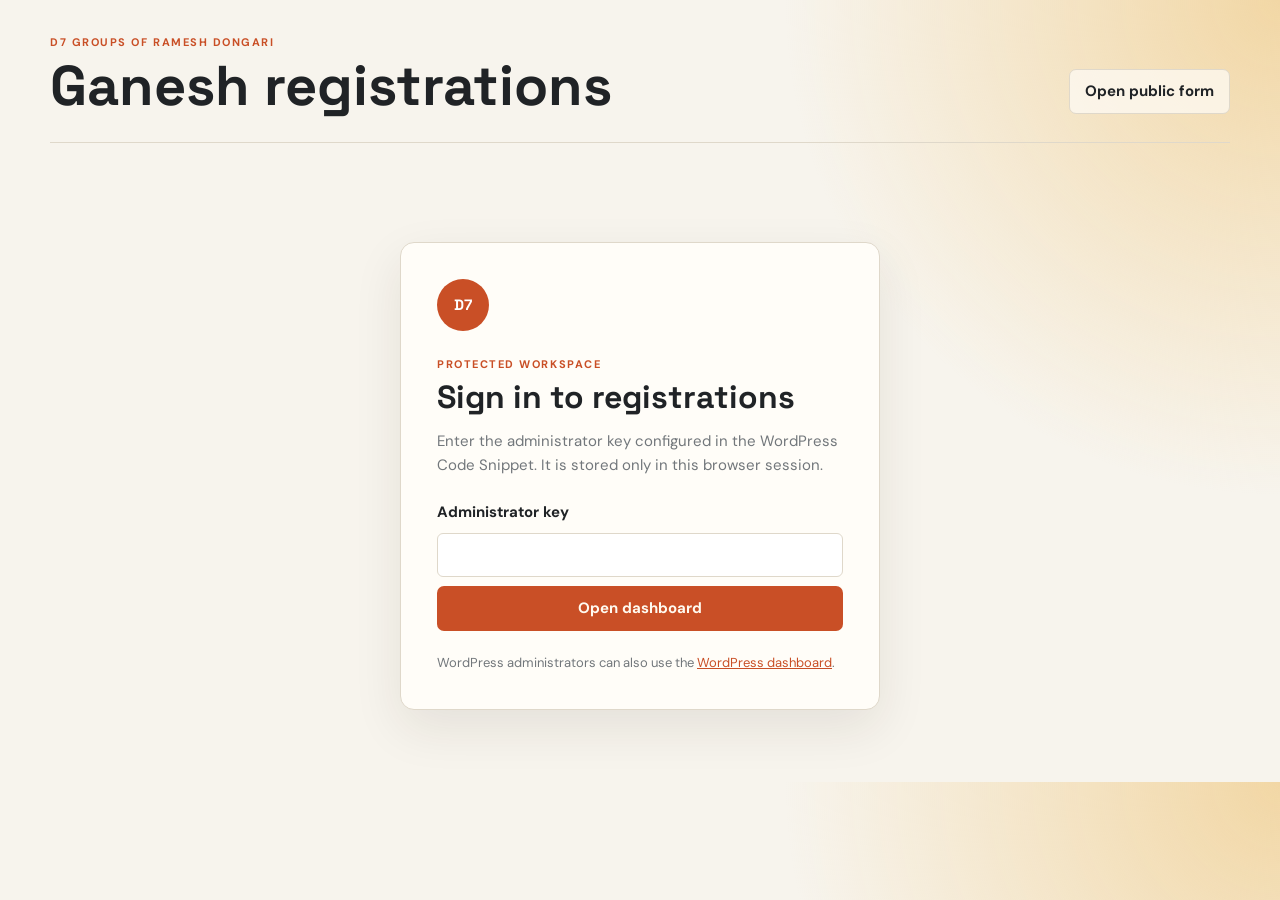
<file: admin/index.html>
<!doctype html>
<html lang="en">
<head>
  <meta charset="UTF-8">
  <meta name="viewport" content="width=device-width, initial-scale=1">
  <meta name="robots" content="noindex, nofollow">
  <meta name="description" content="D7 Ganesh registration administration">
  <title>D7 Ganesh | Admin</title>
  <link rel="stylesheet" href="/admin/admin.css">
</head>
<body>
  <main class="shell">
    <header class="topbar">
      <div>
        <p class="eyebrow">D7 Groups of Ramesh Dongari</p>
        <h1>Ganesh registrations</h1>
      </div>
      <div class="topbar__actions">
        <a class="button button--quiet" href="../">Open public form</a>
        <button class="button button--quiet" id="exportBtn" type="button" hidden>Export CSV</button>
        <button class="button button--quiet" id="signOutBtn" type="button" hidden>Sign out</button>
      </div>
    </header>

    <section class="access" id="accessPanel" aria-labelledby="accessTitle">
      <div class="access__mark">D7</div>
      <p class="eyebrow">Protected workspace</p>
      <h2 id="accessTitle">Sign in to registrations</h2>
      <p class="muted">Enter the administrator key configured in the WordPress Code Snippet. It is stored only in this browser session.</p>
      <form id="accessForm" class="access__form">
        <label for="adminKey">Administrator key</label>
        <input id="adminKey" name="adminKey" type="password" autocomplete="current-password" required>
        <button class="button button--primary" type="submit">Open dashboard</button>
        <p class="alert" id="accessAlert" role="alert" hidden></p>
      </form>
      <p class="access__fallback">WordPress administrators can also use the <a href="https://pncreators.com/wp-admin/" target="_blank" rel="noopener">WordPress dashboard</a>.</p>
    </section>

    <section id="dashboard" hidden>
      <div class="dashboard-head">
        <div>
          <p class="eyebrow">Live overview</p>
          <h2>Today at a glance</h2>
        </div>
        <button class="button button--quiet" id="refreshBtn" type="button">Refresh data</button>
      </div>

      <p class="alert" id="dashboardAlert" role="alert" hidden></p>
      <p class="notice" id="dashboardNotice" role="status" hidden></p>

      <div class="stats" aria-label="Registration summary">
        <article class="stat"><span>Total registrations</span><strong id="totalStat">-</strong></article>
        <article class="stat"><span>Registered today</span><strong id="todayStat">-</strong></article>
        <article class="stat"><span>Pending collection</span><strong id="pendingStat">-</strong></article>
        <article class="stat"><span>Collected</span><strong id="collectedStat">-</strong></article>
      </div>

      <section class="records" aria-labelledby="recordsTitle">
        <div class="records__head">
          <div>
            <p class="eyebrow">Registration ledger</p>
            <h2 id="recordsTitle">Recent registrations</h2>
          </div>
          <span class="result-count" id="resultCount"></span>
        </div>
        <form class="filters" id="filterForm">
          <label class="sr-only" for="searchInput">Search name, phone, or token</label>
          <input id="searchInput" type="search" placeholder="Search name, phone, token or old token">
          <label class="sr-only" for="statusInput">Filter by status</label>
          <select id="statusInput">
            <option value="">All statuses</option>
            <option value="pending">Pending</option>
            <option value="collected">Collected</option>
          </select>
          <button class="button button--primary" type="submit">Search</button>
        </form>
        <div class="table-wrap">
          <table>
            <thead><tr><th>Token</th><th>Name</th><th>Phone</th><th>Address</th><th>Registered</th><th>Status</th><th>Actions</th></tr></thead>
            <tbody id="recordsBody"><tr><td class="empty" colspan="7">Loading registrations...</td></tr></tbody>
          </table>
        </div>
        <div class="pagination" id="pagination"></div>
      </section>
    </section>
  </main>

  <dialog id="detailDialog" class="detail-dialog">
    <button class="dialog-close" id="closeDialogBtn" type="button" aria-label="Close details">&times;</button>
    <p class="eyebrow">Registration details</p>
    <h2 id="detailToken">-</h2>
    <dl class="detail-list" id="detailList"></dl>
    <div class="dialog-actions">
      <button class="button button--primary" id="dialogCollectBtn" type="button">Mark idol collected</button>
      <button class="button button--danger" id="dialogDeleteBtn" type="button">Delete</button>
    </div>
  </dialog>

  <script>
    window.D7_API_BASE = "https://pncreators.com/wp-json/d7-ganesh/v1";
  </script>
  <script src="/admin/admin.js"></script>
</body>
</html>
</file>
<file: style.css>
/* ==========================================================================
   D7 Groups of Ramesh Dongari — ఉచిత గణేష్ విగ్రహాల పంపిణీ
   style.css

   Layout model
   ------------
   .shell        centred content container (max 1180px)
   .band         full-bleed horizontal section; background changes per band
   .hero         full-bleed kumkum-maroon opening band
   The page reads as a stack of coloured bands, not one narrow column.
   ========================================================================== */

/* ---------------------------- Design tokens ---------------------------- */
:root {
  /* Colour — kumkum, marigold, brass, mango leaf */
  --kumkum:       #6E1220;   /* structural maroon: header, hero, footer */
  --kumkum-deep:  #48090F;   /* deepest maroon, gradient anchor */
  --kumkum-soft:  #8E2431;   /* raised surfaces on maroon */
  --marigold:     #F4A024;   /* primary accent + buttons */
  --marigold-lit: #FFBD4F;   /* hover / highlight */
  --sindoor:      #E2571E;   /* hot accent, links on light */
  --brass:        #C68A2E;   /* hairlines, frames, small rules */
  --leaf:         #1F6B4E;   /* success */

  --sand:         #FCF4E6;   /* page background */
  --sand-deep:    #F5E7D0;   /* alternate band */
  --surface:      #FFFFFF;   /* cards */

  --ink:          #33161B;   /* body text on light */
  --ink-soft:     #77535A;   /* secondary text on light */
  --cream:        #FFF3E2;   /* text on maroon */
  --cream-soft:   #EBCDB4;   /* secondary text on maroon */

  /* Fluid type scale */
  --t-2xs: 0.78rem;
  --t-xs:  0.86rem;
  --t-sm:  0.95rem;
  --t-md:  1.05rem;
  --t-lg:  clamp(1.15rem, 0.5vw + 1.05rem, 1.3rem);
  --t-xl:  clamp(1.45rem, 1.1vw + 1.2rem, 1.95rem);
  --t-2xl: clamp(1.8rem, 2vw + 1.3rem, 2.7rem);
  --t-3xl: clamp(1.95rem, 2.4vw + 1.25rem, 3.1rem);

  /* Space + shape */
  --band-y:   clamp(56px, 7vw, 104px);
  --gutter:   clamp(18px, 4vw, 40px);
  --shell:    1180px;

  --r-sm:  10px;
  --r-md:  16px;
  --r-lg:  24px;
  --r-pill: 999px;

  --shadow-sm:   0 2px 8px rgba(72, 9, 15, 0.07);
  --shadow-md:   0 10px 30px rgba(72, 9, 15, 0.10);
  --shadow-lg:   0 24px 60px rgba(72, 9, 15, 0.18);
  --ring:        0 0 0 3px rgba(244, 160, 36, 0.55);

  --ease: cubic-bezier(0.22, 0.61, 0.36, 1);
}

/* ------------------------------- Reset --------------------------------- */
*, *::before, *::after { box-sizing: border-box; }

[hidden] { display: none !important; }

html {
  -webkit-text-size-adjust: 100%;
  scroll-behavior: smooth;
  scroll-padding-top: 96px;
}

body {
  margin: 0;
  font-family: "Noto Sans Telugu", "Nirmala UI", system-ui, sans-serif;
  font-size: var(--t-md);
  line-height: 1.75;
  color: var(--ink);
  background: var(--sand);
  /* clip, not hidden: `hidden` makes body a scroll container and breaks
     position:sticky on the header in some browsers */
  overflow-x: clip;
}

h1, h2, h3 {
  font-family: "Baloo Tammudu 2", "Noto Sans Telugu", system-ui, sans-serif;
  font-weight: 600;
  line-height: 1.28;
  margin: 0;
  text-wrap: balance;
}

p  { margin: 0; }
ul { margin: 0; padding: 0; list-style: none; }
img { display: block; max-width: 100%; }

a {
  color: var(--sindoor);
  text-decoration-thickness: 1px;
  text-underline-offset: 3px;
}
a:hover { color: var(--kumkum); }

:where(a, button, input, textarea, [tabindex]):focus-visible {
  outline: 3px solid var(--marigold);
  outline-offset: 2px;
  border-radius: 4px;
}

.skip-link {
  position: absolute;
  left: -9999px;
  top: 0;
  z-index: 200;
  background: var(--marigold);
  color: var(--kumkum-deep);
  padding: 12px 20px;
  font-weight: 600;
  border-radius: 0 0 var(--r-sm) 0;
}
.skip-link:focus { left: 0; }

/* ------------------------------ Container ------------------------------- */
.shell {
  width: 100%;
  max-width: var(--shell);
  margin-inline: auto;
  padding-inline: var(--gutter);
}

/* Bands: alternating full-width sections give the page a website rhythm */
.band { padding-block: var(--band-y); }
.band--seva     { background: var(--sand); }
.band--gallery  { background: var(--sand-deep); }
.band--register { background: var(--sand); }
.band--result   { background: var(--sand); }
.band--work     { background: var(--surface); }
.band--youtube  { background: var(--kumkum-deep); color: var(--cream); }
.band--closing  { background: var(--sand-deep); }

/* ============================ SITE HEADER ============================== */
.site-header {
  position: sticky;
  top: 0;
  z-index: 60;
}

.site-header__bar {
  background: rgba(72, 9, 15, 0.96);
  backdrop-filter: blur(10px);
  border-bottom: 1px solid rgba(198, 138, 46, 0.35);
}

.site-header__inner {
  display: flex;
  align-items: center;
  gap: clamp(12px, 2vw, 32px);
  min-height: 68px;
}

.brand {
  display: flex;
  align-items: center;
  gap: 10px;
  text-decoration: none;
  color: var(--cream);
  flex: 0 0 auto;
}
.brand__mark { width: 38px; height: 38px; flex: 0 0 auto; }
.brand__mark svg { width: 100%; height: 100%; }
.brand__ring  { fill: none; stroke: var(--marigold); stroke-width: 1.6; }
.brand__glyph { fill: var(--marigold); }

.brand__text { display: flex; flex-direction: column; line-height: 1.15; }
.brand__text strong {
  font-family: "Baloo Tammudu 2", system-ui, sans-serif;
  font-size: 1.08rem;
  letter-spacing: 0.01em;
}
.brand__text span {
  font-size: var(--t-2xs);
  color: var(--cream-soft);
}

.site-nav {
  display: flex;
  align-items: center;
  gap: clamp(10px, 1.6vw, 26px);
  margin-inline-start: auto;
}
.site-nav a {
  color: var(--cream-soft);
  text-decoration: none;
  font-size: var(--t-sm);
  padding: 6px 2px;
  border-bottom: 2px solid transparent;
  white-space: nowrap;
  transition: color 0.18s var(--ease), border-color 0.18s var(--ease);
}
.site-nav a:hover { color: var(--marigold); border-bottom-color: var(--marigold); }

.site-header__actions {
  display: flex;
  align-items: center;
  gap: 14px;
  margin-inline-start: clamp(10px, 2vw, 26px);
}

.link-call {
  display: inline-flex;
  align-items: center;
  gap: 7px;
  color: var(--cream);
  text-decoration: none;
  font-size: var(--t-sm);
  font-weight: 600;
  white-space: nowrap;
}
.link-call svg { width: 16px; height: 16px; fill: var(--marigold); }
.link-call:hover { color: var(--marigold-lit); }

/* Garland strip pinned under the nav */
.toran {
  height: 22px;
  line-height: 0;
  filter: drop-shadow(0 3px 5px rgba(72, 9, 15, 0.28));
}
.toran__svg { width: 100%; height: 100%; display: block; }

/* ================================ BUTTONS =============================== */
.btn,
.submit,
.closing-call__button,
.youtube-call__button {
  display: inline-flex;
  align-items: center;
  justify-content: center;
  gap: 9px;
  font-family: inherit;
  font-size: var(--t-md);
  font-weight: 600;
  line-height: 1.2;
  padding: 14px 26px;
  border: 1px solid transparent;
  border-radius: var(--r-pill);
  cursor: pointer;
  text-decoration: none;
  transition: transform 0.16s var(--ease), background-color 0.16s var(--ease),
              color 0.16s var(--ease), box-shadow 0.16s var(--ease);
}
.btn:active, .submit:active { transform: translateY(1px); }

.btn--gold, .submit {
  background: var(--marigold);
  color: var(--kumkum-deep);
  box-shadow: 0 8px 22px rgba(244, 160, 36, 0.32);
}
.btn--gold:hover, .submit:hover:not(:disabled) {
  background: var(--marigold-lit);
  color: var(--kumkum-deep);
}

.btn--ghost {
  background: transparent;
  color: var(--cream);
  border-color: rgba(244, 160, 36, 0.6);
}
.btn--ghost svg { width: 17px; height: 17px; fill: var(--marigold); }
.btn--ghost:hover { background: rgba(244, 160, 36, 0.14); color: var(--cream); }

.btn--plain {
  background: transparent;
  color: var(--kumkum);
  border-color: rgba(110, 18, 32, 0.3);
}
.btn--plain:hover { background: rgba(110, 18, 32, 0.06); }

.btn--sm { padding: 10px 18px; font-size: var(--t-sm); }
.btn--lg { padding: 16px 32px; font-size: var(--t-lg); }

/* ============================ SHARED HEADINGS =========================== */
.eyebrow {
  display: inline-flex;
  align-items: center;
  gap: 8px;
  font-size: var(--t-xs);
  font-weight: 600;
  color: var(--brass);
  margin-bottom: 12px;
}
.eyebrow::before {
  content: "";
  width: 7px;
  height: 7px;
  background: var(--marigold);
  transform: rotate(45deg);
  flex: 0 0 auto;
}

.section-heading { max-width: 62ch; margin-bottom: clamp(28px, 4vw, 52px); }
.section-heading h2 { font-size: var(--t-2xl); color: var(--kumkum); }
.section-heading > p:not(.eyebrow) {
  margin-top: 14px;
  color: var(--ink-soft);
  font-size: var(--t-md);
}
.section-heading--center {
  margin-inline: auto;
  text-align: center;
}
.section-heading--center .eyebrow { justify-content: center; }

/* ================================= HERO ================================= */
.hero {
  position: relative;
  isolation: isolate;
  padding-block: clamp(48px, 6vw, 88px) clamp(64px, 8vw, 112px);
  background:
    radial-gradient(120% 90% at 78% 8%, #8E2431 0%, transparent 58%),
    linear-gradient(168deg, var(--kumkum) 0%, var(--kumkum-deep) 100%);
  color: var(--cream);
  overflow: hidden;
}

.hero__glow {
  position: absolute;
  inset: auto -10% -45% -10%;
  height: 70%;
  background: radial-gradient(50% 100% at 50% 100%, rgba(244, 160, 36, 0.22), transparent 70%);
  z-index: -1;
  pointer-events: none;
}

.hero__inner {
  display: grid;
  grid-template-columns: minmax(0, 1.02fr) minmax(0, 0.98fr);
  gap: clamp(32px, 5vw, 72px);
  align-items: center;
}

.blessing {
  display: inline-block;
  font-family: "Baloo Tammudu 2", system-ui, sans-serif;
  font-size: var(--t-md);
  color: var(--marigold);
  padding: 6px 18px;
  border: 1px solid rgba(244, 160, 36, 0.45);
  border-radius: var(--r-pill);
  background: rgba(244, 160, 36, 0.08);
  margin-bottom: 22px;
}

.hero__title {
  font-size: var(--t-3xl);
  font-weight: 700;
  color: #FFFFFF;
  letter-spacing: -0.005em;
  max-width: 18ch;
}

.hero__subtitle {
  margin-top: 20px;
  max-width: 52ch;
  font-size: var(--t-lg);
  line-height: 1.7;
  color: var(--cream-soft);
}

.hero__offers {
  display: flex;
  flex-wrap: wrap;
  gap: 10px;
  margin-top: 26px;
}
.hero__offers li {
  font-size: var(--t-sm);
  font-weight: 600;
  color: var(--cream);
  background: rgba(255, 243, 226, 0.09);
  border: 1px solid rgba(198, 138, 46, 0.42);
  border-radius: var(--r-pill);
  padding: 8px 16px 8px 32px;
  position: relative;
}
.hero__offers li::before {
  content: "";
  position: absolute;
  left: 14px;
  top: 50%;
  width: 8px;
  height: 8px;
  margin-top: -4px;
  border-radius: 50%;
  background: var(--marigold);
}

.hero__actions {
  display: flex;
  flex-wrap: wrap;
  gap: 14px;
  margin-top: 34px;
}

/* --- Hero artwork column: photo card + Ganesha medallion + diyas --- */
.hero__art {
  position: relative;
  /* room for the Ganesha medallion that rises from behind the card */
  padding-top: clamp(50px, 5.4vw, 70px);
}

.hero-banner {
  position: relative;
  z-index: 1;              /* keeps the poster above the medallion */
  margin: 0;
  background: var(--surface);
  border: 1px solid rgba(198, 138, 46, 0.5);
  border-radius: var(--r-lg);
  padding: 12px 12px 0;
  box-shadow: var(--shadow-lg);
  overflow: hidden;
}
.hero-banner img {
  width: 100%;
  height: auto;
  aspect-ratio: auto;
  object-fit: contain;
  border-radius: var(--r-md);
  background: var(--sand-deep);
}
.hero-banner figcaption {
  font-size: var(--t-xs);
  line-height: 1.6;
  color: var(--ink-soft);
  padding: 14px 6px 16px;
  text-align: center;
}

/* Ganesha line-art medallion.
   It sits BEHIND the poster (z-index 0) and is offset upwards, so only the
   top crescent shows above the card edge. Nothing in the poster artwork —
   including the photographed face at top-left — is ever covered. */
.ganesha {
  position: absolute;
  top: 0;
  right: clamp(18px, 3.4vw, 46px);
  z-index: 2;
  width: clamp(88px, 11vw, 128px);
  height: auto;
  padding: 8px;
  border-radius: 50%;
  background: radial-gradient(circle at 50% 40%, #5E0F1B 0%, var(--kumkum-deep) 78%);
  border: 1px solid var(--brass);
  box-shadow: 0 10px 28px rgba(0, 0, 0, 0.35);
  pointer-events: none;
}
.ganesha__halo {
  fill: none;
  stroke: var(--brass);
  stroke-width: 1.6;
  stroke-dasharray: 3 7;
  opacity: 0.85;
}
.ganesha__skin  { fill: rgba(244, 160, 36, 0.16); stroke: var(--marigold); stroke-width: 3; }
.ganesha__trunk,
.ganesha__line  { fill: none; stroke: var(--marigold); stroke-width: 3; stroke-linecap: round; }
.ganesha__tusk  { fill: none; stroke: #FFF3E2; stroke-width: 3.4; stroke-linecap: round; }
.ganesha__pupil { fill: #FFF3E2; }
.ganesha__tilak { fill: none; stroke: var(--sindoor); stroke-width: 2.6; stroke-linecap: round; }
.ganesha__crown { fill: rgba(244, 160, 36, 0.28); stroke: var(--marigold); stroke-width: 3; }
.ganesha__crownjewel { fill: var(--sindoor); }

.diyas {
  display: flex;
  justify-content: center;
  gap: clamp(80px, 22vw, 210px);
  margin-top: -22px;
}
.diya { width: 46px; height: 46px; filter: drop-shadow(0 0 14px rgba(244, 160, 36, 0.5)); }
.diya__flame { fill: var(--marigold-lit); transform-origin: 30px 32px; }
.diya__bowl  { fill: var(--brass); }
.diya__wick  { stroke: #7A4A12; stroke-width: 2.6; }

@media (prefers-reduced-motion: no-preference) {
  .diya__flame { animation: flicker 2.6s ease-in-out infinite; }
  @keyframes flicker {
    0%, 100% { transform: scaleY(1)    translateY(0);    opacity: 1;    }
    50%      { transform: scaleY(0.88) translateY(1.5px); opacity: 0.85; }
  }
}

/* ============================ ASSURANCE STRIP =========================== */
.assurance {
  background: var(--marigold);
  color: var(--kumkum-deep);
}
.assurance__inner {
  display: grid;
  grid-template-columns: repeat(2, 1fr);
  gap: 4px;
  padding-block: 22px;
}
.assurance__item {
  display: flex;
  flex-direction: column;
  gap: 2px;
  text-align: center;
  padding-inline: 10px;
  line-height: 1.4;
}
.assurance__item + .assurance__item { border-left: 1px solid rgba(72, 9, 15, 0.18); }
.assurance__value {
  font-family: "Baloo Tammudu 2", system-ui, sans-serif;
  font-size: clamp(1.15rem, 1.4vw, 1.5rem);
  font-weight: 700;
  font-variant-numeric: tabular-nums;
}
.assurance__value a { color: inherit; text-decoration: none; }
.assurance__value a:hover { text-decoration: underline; }
.assurance__label { font-size: var(--t-xs); color: rgba(72, 9, 15, 0.75); }

/* ============================= SEVA INTRO ============================== */
.foundation-intro {
  display: grid;
  grid-template-columns: minmax(0, 0.95fr) minmax(0, 1.05fr);
  gap: clamp(32px, 5vw, 72px);
  align-items: start;
}
.foundation-intro__copy h2 {
  font-size: var(--t-2xl);
  color: var(--kumkum);
}
.foundation-intro__copy p:not(.eyebrow) {
  margin-top: 18px;
  color: var(--ink-soft);
  max-width: 46ch;
}

.seva-points {
  display: grid;
  grid-template-columns: repeat(2, minmax(0, 1fr));
  gap: 16px;
}
.seva-points > div {
  background: var(--surface);
  border: 1px solid rgba(198, 138, 46, 0.28);
  border-radius: var(--r-md);
  padding: 22px 20px;
  box-shadow: var(--shadow-sm);
  border-top: 3px solid var(--marigold);
}
.seva-points strong {
  display: block;
  font-family: "Baloo Tammudu 2", system-ui, sans-serif;
  font-size: var(--t-lg);
  font-weight: 600;
  color: var(--kumkum);
  margin-bottom: 8px;
}
.seva-points span {
  display: block;
  font-size: var(--t-sm);
  line-height: 1.65;
  color: var(--ink-soft);
}

/* =============================== CAROUSEL =============================== */
.carousel {
  position: relative;
  max-width: 940px;
  margin-inline: auto;
}
.carousel__viewport {
  overflow: hidden;
  border-radius: var(--r-lg);
  background: var(--surface);
  border: 1px solid rgba(198, 138, 46, 0.35);
  box-shadow: var(--shadow-md);
  transition: height 0.35s var(--ease);
}
.carousel__track {
  display: flex;
  align-items: flex-start;
  transition: transform 0.5s var(--ease);
  will-change: transform;
}
.carousel__slide {
  flex: 0 0 100%;
  width: 100%;
  min-width: 100%;
  height: auto;
  margin: 0;
  align-self: flex-start;
  background: var(--sand-deep);
}
.carousel__slide img {
  display: block;
  width: 100%;
  height: auto;
  max-width: 100%;
  object-fit: contain;
  object-position: center;
  background: var(--sand-deep);
  vertical-align: bottom;
}
.carousel__slide figcaption {
  padding: 18px clamp(18px, 3vw, 30px) 22px;
  font-size: var(--t-sm);
  line-height: 1.7;
  color: var(--ink-soft);
  text-align: center;
}

.carousel__button {
  position: absolute;
  top: 38%;
  z-index: 3;
  width: 48px;
  height: 48px;
  display: grid;
  place-items: center;
  font-size: 1.25rem;
  color: var(--kumkum);
  background: rgba(255, 255, 255, 0.94);
  border: 1px solid rgba(198, 138, 46, 0.5);
  border-radius: 50%;
  cursor: pointer;
  box-shadow: var(--shadow-md);
  transition: background-color 0.16s var(--ease), color 0.16s var(--ease);
}
.carousel__button:hover { background: var(--marigold); color: var(--kumkum-deep); }
.carousel__button--prev { left: clamp(-22px, -1.6vw, 8px); }
.carousel__button--next { right: clamp(-22px, -1.6vw, 8px); }

.carousel__dots {
  display: flex;
  justify-content: center;
  flex-wrap: wrap;
  gap: 8px;
  margin-top: 22px;
}
.carousel__dot {
  width: 9px;
  height: 9px;
  padding: 0;
  border: none;
  border-radius: 50%;
  background: rgba(110, 18, 32, 0.25);
  cursor: pointer;
  transition: width 0.22s var(--ease), background-color 0.22s var(--ease);
}
.carousel__dot[aria-selected="true"] {
  width: 26px;
  border-radius: var(--r-pill);
  background: var(--kumkum);
}

/* ============================== REGISTER =============================== */
.register {
  display: grid;
  grid-template-columns: minmax(0, 0.85fr) minmax(0, 1.15fr);
  gap: clamp(28px, 4.5vw, 64px);
  align-items: start;
}

.register__aside .panel__title {
  font-size: var(--t-2xl);
  color: var(--kumkum);
}
.panel__note {
  margin-top: 14px;
  color: var(--ink-soft);
  max-width: 42ch;
}

.offer-box {
  margin-top: 28px;
  background: linear-gradient(160deg, var(--kumkum) 0%, var(--kumkum-deep) 100%);
  color: var(--cream);
  border-radius: var(--r-lg);
  padding: 24px 26px;
  box-shadow: var(--shadow-md);
}
.offer-box__title {
  font-family: "Baloo Tammudu 2", system-ui, sans-serif;
  font-size: var(--t-lg);
  font-weight: 700;
  color: var(--marigold);
  padding-bottom: 14px;
  margin-bottom: 14px;
  border-bottom: 1px dashed rgba(198, 138, 46, 0.5);
}
.offer-box li {
  position: relative;
  padding-left: 28px;
  font-size: var(--t-sm);
  line-height: 2.1;
}
.offer-box li::before {
  content: "";
  position: absolute;
  left: 0;
  top: 50%;
  width: 16px;
  height: 16px;
  margin-top: -8px;
  border-radius: 50%;
  background: var(--marigold);
  /* small tick drawn with a clip so no extra markup is needed */
  clip-path: polygon(14% 46%, 38% 70%, 86% 20%, 96% 32%, 38% 90%, 4% 56%);
}
.register__help {
  margin-top: 20px;
  font-size: var(--t-sm);
  color: var(--ink-soft);
}

.form-card {
  background: var(--surface);
  border: 1px solid rgba(198, 138, 46, 0.3);
  border-radius: var(--r-lg);
  padding: clamp(24px, 3.4vw, 40px);
  box-shadow: var(--shadow-lg);
}

.form { display: grid; gap: 20px; }

.field { display: grid; gap: 7px; }
.field__label {
  font-size: var(--t-sm);
  font-weight: 600;
  color: var(--kumkum);
}
.field__input {
  width: 100%;
  font-family: inherit;
  font-size: var(--t-md);
  color: var(--ink);
  background: #FFFDF8;
  border: 1.5px solid rgba(110, 18, 32, 0.22);
  border-radius: var(--r-sm);
  padding: 13px 15px;
  transition: border-color 0.16s var(--ease), box-shadow 0.16s var(--ease);
}
.field__input::placeholder { color: #A98A8F; }
.field__input:focus {
  outline: none;
  border-color: var(--marigold);
  box-shadow: var(--ring);
}
.field__input--area { resize: vertical; min-height: 96px; line-height: 1.6; }

.field__phone {
  display: flex;
  align-items: stretch;
  border: 1.5px solid rgba(110, 18, 32, 0.22);
  border-radius: var(--r-sm);
  background: #FFFDF8;
  overflow: hidden;
  transition: border-color 0.16s var(--ease), box-shadow 0.16s var(--ease);
}
.field__phone:focus-within {
  border-color: var(--marigold);
  box-shadow: var(--ring);
}
.field__prefix {
  display: grid;
  place-items: center;
  padding-inline: 15px;
  font-weight: 600;
  font-variant-numeric: tabular-nums;
  color: var(--kumkum);
  background: var(--sand-deep);
  border-right: 1.5px solid rgba(110, 18, 32, 0.14);
}
.field__input--phone {
  border: none;
  border-radius: 0;
  background: transparent;
  letter-spacing: 0.06em;
  font-variant-numeric: tabular-nums;
}
.field__input--phone:focus { box-shadow: none; }

.field__input--token {
  background: var(--sand-deep);
  color: var(--ink-soft);
  border-style: dashed;
  cursor: default;
}
.field__hint {
  font-size: var(--t-xs);
  color: var(--ink-soft);
}

.field__error {
  font-size: var(--t-xs);
  font-weight: 600;
  color: #B3261E;
  min-height: 0;
}
.field__error:empty { display: none; }

.field--invalid .field__input,
.field--invalid .field__phone {
  border-color: #B3261E;
  background: #FFF6F5;
}

/* Honeypot stays out of sight but reachable by bots */
.hp {
  position: absolute;
  left: -9999px;
  width: 1px;
  height: 1px;
  overflow: hidden;
}

.form__alert {
  background: #FFF1EF;
  border: 1px solid rgba(179, 38, 30, 0.35);
  border-left: 4px solid #B3261E;
  border-radius: var(--r-sm);
  color: #8C1D18;
  font-size: var(--t-sm);
  padding: 13px 16px;
}

.submit {
  width: 100%;
  margin-top: 4px;
  padding-block: 17px;
  font-size: var(--t-lg);
}
.submit:disabled, .submit[aria-busy="true"] {
  opacity: 0.65;
  cursor: progress;
}

/* =========================== PROMOTION DIALOG ===========================
   Native <dialog> opened with showModal(), so it lives in the top layer and
   the UA centres it. Structure is a flex column: a fixed 16:9 media band,
   then a content area that takes the remaining height and scrolls only if
   the viewport is genuinely too short.
   ======================================================================== */
.promo-dialog {
  width: min(520px, calc(100% - 32px));
  max-height: min(calc(100dvh - 32px), 780px);
  padding: 0;
  color: var(--ink);
  background: var(--surface);
  border: 0;
  border-radius: var(--r-lg);
  box-shadow: var(--shadow-lg);
  overflow: hidden;
}

.promo-dialog::backdrop {
  background: rgba(72, 9, 15, 0.66);
  backdrop-filter: blur(4px);
}

/* Open/close transition. Browsers without @starting-style just get no fade. */
@media (prefers-reduced-motion: no-preference) {
  .promo-dialog,
  .promo-dialog::backdrop {
    opacity: 0;
    transition: opacity 0.22s var(--ease), transform 0.22s var(--ease),
                overlay 0.22s allow-discrete, display 0.22s allow-discrete;
  }
  .promo-dialog { transform: translateY(10px) scale(0.985); }
  .promo-dialog[open] { opacity: 1; transform: none; }
  .promo-dialog[open]::backdrop { opacity: 1; }
  @starting-style {
    .promo-dialog[open] { opacity: 0; transform: translateY(10px) scale(0.985); }
    .promo-dialog[open]::backdrop { opacity: 0; }
  }
}

/* Stop the page behind the modal from scrolling */
html:has(.promo-dialog[open]) { overflow: hidden; }

.promo-dialog__layout {
  position: relative;          /* anchor for the close button */
  display: flex;
  flex-direction: column;
  max-height: inherit;
  min-height: 0;
}

/* ---- Media band: 16:9, cropped rather than letterboxed ---- */
.promo-dialog__media {
  flex: 0 0 auto;
  aspect-ratio: 16 / 9;
  background: var(--kumkum-deep);
  overflow: hidden;
}
.promo-dialog__media img {
  width: 100%;
  height: 100%;
  object-fit: cover;
  object-position: center;
}

/* ---- Close button: floats over the image, never scrolls away ---- */
.promo-dialog__close {
  position: absolute;
  top: 12px;
  right: 12px;
  z-index: 2;
  display: grid;
  place-items: center;
  width: 40px;
  height: 40px;
  padding: 0;
  font-family: inherit;
  font-size: 1.6rem;
  line-height: 1;
  color: var(--cream);
  background: rgba(72, 9, 15, 0.62);
  border: 1px solid rgba(244, 160, 36, 0.5);
  border-radius: 50%;
  cursor: pointer;
  backdrop-filter: blur(3px);
  transition: background-color 0.16s var(--ease), color 0.16s var(--ease);
}
.promo-dialog__close:hover {
  background: var(--marigold);
  color: var(--kumkum-deep);
}

/* ---- Content ---- */
.promo-dialog__content {
  flex: 1 1 auto;
  min-height: 0;
  overflow-y: auto;
  overscroll-behavior: contain;
  padding: clamp(22px, 3.4vw, 32px) clamp(20px, 3.4vw, 32px) clamp(24px, 3.4vw, 32px);
}
.promo-dialog__content h2 {
  font-size: var(--t-xl);
  color: var(--kumkum);
  text-wrap: balance;
}
.promo-dialog__content > p:not(.eyebrow):not(.promo-dialog__contact) {
  margin-top: 10px;
  font-size: var(--t-sm);
  line-height: 1.7;
  color: var(--ink-soft);
}

/* Benefits read as chips, matching the hero offer chips */
.promo-dialog__benefits {
  display: flex;
  flex-wrap: wrap;
  gap: 8px;
  margin-top: 18px;
}
.promo-dialog__benefits li {
  position: relative;
  padding: 7px 14px 7px 32px;
  font-size: var(--t-sm);
  font-weight: 600;
  color: var(--kumkum);
  background: var(--sand);
  border: 1px solid rgba(198, 138, 46, 0.3);
  border-radius: var(--r-pill);
}
.promo-dialog__benefits li::before {
  content: "\2713";
  position: absolute;
  left: 13px;
  color: var(--leaf);
  font-weight: 700;
}

.promo-dialog__actions { margin-top: 18px; }

.promo-dialog__contact {
  font-size: var(--t-sm);
  color: var(--ink-soft);
}
.promo-dialog__contact a {
  color: var(--kumkum);
  font-weight: 700;
  text-decoration: none;
}
.promo-dialog__contact a:hover { text-decoration: underline; }

.promo-dialog__continue {
  width: 100%;
  margin-top: 14px;
}

/* Landscape phones and other short viewports: drop the image so the
   headline, benefits and the CTA all stay on screen without scrolling. */
@media (max-height: 600px) {
  .promo-dialog__media { display: none; }
  .promo-dialog__close {
    color: var(--kumkum);
    background: rgba(245, 231, 208, 0.92);
    border-color: rgba(110, 18, 32, 0.18);
  }
  .promo-dialog__content { padding-top: 18px; padding-bottom: 0; }
  .promo-dialog__content .eyebrow { padding-right: 44px; }
  .promo-dialog__content h2 { padding-right: 44px; font-size: var(--t-lg); }
  .promo-dialog__benefits { margin-top: 14px; }

  /* Keep the CTA on screen while the rest of the copy scrolls behind it */
  .promo-dialog__actions {
    position: sticky;
    bottom: 0;
    margin-top: 14px;
    padding-bottom: 18px;
    background: var(--surface);
    box-shadow: 0 -12px 16px -10px rgba(72, 9, 15, 0.16);
  }
}

/* ============================ RESULT / SLIP ============================= */
.result__inner { display: grid; justify-items: center; }

.result__banner {
  display: grid;
  justify-items: center;
  text-align: center;
  margin-bottom: 32px;
}
.result__tick { width: 62px; height: 62px; margin-bottom: 14px; }
.result__tick circle {
  fill: rgba(31, 107, 78, 0.1);
  stroke: var(--leaf);
  stroke-width: 2.5;
}
.result__tick path {
  fill: none;
  stroke: var(--leaf);
  stroke-width: 4;
  stroke-linecap: round;
  stroke-linejoin: round;
}
.result__title { font-size: var(--t-xl); color: var(--leaf); }
.result__sub   { margin-top: 8px; color: var(--ink-soft); }

.slip {
  width: 100%;
  max-width: 500px;
  background: var(--surface);
  border: 1px solid rgba(198, 138, 46, 0.55);
  border-radius: var(--r-md);
  box-shadow: var(--shadow-md);
  overflow: hidden;
}
.slip__top {
  text-align: center;
  padding: 22px 22px 18px;
  background: linear-gradient(160deg, var(--kumkum) 0%, var(--kumkum-deep) 100%);
  color: var(--cream);
}
.slip__brand {
  font-family: "Baloo Tammudu 2", system-ui, sans-serif;
  font-size: var(--t-lg);
  font-weight: 700;
}
.slip__contact { font-size: var(--t-xs); color: var(--cream-soft); margin-top: 2px; }
.slip__contact a { color: var(--marigold); text-decoration: none; }
.slip__event {
  display: inline-block;
  margin-top: 10px;
  font-size: var(--t-xs);
  font-weight: 600;
  color: var(--kumkum-deep);
  background: var(--marigold);
  border-radius: var(--r-pill);
  padding: 4px 14px;
}

.slip__tokenbox {
  text-align: center;
  padding: 22px 20px;
  background: var(--sand);
  border-bottom: 1px dashed rgba(110, 18, 32, 0.3);
}
.slip__tokenlabel { font-size: var(--t-xs); color: var(--ink-soft); }
.slip__token {
  font-family: "Baloo Tammudu 2", system-ui, sans-serif;
  font-size: clamp(1.5rem, 4.4vw, 2.1rem);
  font-weight: 700;
  letter-spacing: 0.05em;
  font-variant-numeric: tabular-nums;
  color: var(--kumkum);
  margin-top: 4px;
  word-break: break-word;
}

.slip__rows { margin: 0; padding: 8px 22px; }
.slip__row {
  display: grid;
  grid-template-columns: 108px minmax(0, 1fr);
  gap: 14px;
  padding: 11px 0;
  border-bottom: 1px solid rgba(110, 18, 32, 0.09);
}
.slip__row:last-child { border-bottom: none; }
.slip__row dt { font-size: var(--t-sm); color: var(--ink-soft); }
.slip__row dd {
  margin: 0;
  font-size: var(--t-sm);
  font-weight: 600;
  color: var(--ink);
  word-break: break-word;
}

.slip__foot {
  text-align: center;
  font-size: var(--t-xs);
  color: var(--ink-soft);
  padding: 14px 20px 20px;
  background: var(--sand);
}

.result__actions {
  display: flex;
  flex-wrap: wrap;
  justify-content: center;
  gap: 14px;
  margin-top: 28px;
}

/* ========================== INITIATIVES GRID =========================== */
.initiative-grid {
  display: grid;
  grid-template-columns: repeat(4, minmax(0, 1fr));
  gap: 20px;
}
.initiative-grid article {
  background: var(--sand);
  border: 1px solid rgba(198, 138, 46, 0.26);
  border-radius: var(--r-md);
  padding: 28px 24px;
  transition: transform 0.2s var(--ease), box-shadow 0.2s var(--ease);
}
.initiative-grid article:hover {
  transform: translateY(-3px);
  box-shadow: var(--shadow-md);
}
.initiative-grid__icon {
  display: grid;
  place-items: center;
  width: 52px;
  height: 52px;
  border-radius: var(--r-sm);
  background: rgba(244, 160, 36, 0.16);
  margin-bottom: 18px;
}
.initiative-grid__icon svg {
  width: 28px;
  height: 28px;
  fill: none;
  stroke: var(--kumkum);
  stroke-width: 1.8;
  stroke-linecap: round;
  stroke-linejoin: round;
}
.initiative-grid h3 {
  font-size: var(--t-lg);
  color: var(--kumkum);
  margin-bottom: 8px;
}
.initiative-grid p {
  font-size: var(--t-sm);
  line-height: 1.7;
  color: var(--ink-soft);
}

/* ============================== YOUTUBE ================================ */
.youtube-call__inner {
  display: grid;
  grid-template-columns: minmax(0, 1fr) minmax(0, 1fr);
  gap: clamp(28px, 4.5vw, 64px);
  align-items: center;
}

.youtube-call__thumbnail {
  position: relative;
  display: block;
  border-radius: var(--r-lg);
  overflow: hidden;
  border: 1px solid rgba(198, 138, 46, 0.45);
  box-shadow: var(--shadow-lg);
}
.youtube-call__thumbnail img {
  width: 100%;
  aspect-ratio: 16 / 9;
  object-fit: cover;
  background: var(--kumkum);
  transition: transform 0.4s var(--ease);
}
.youtube-call__thumbnail:hover img { transform: scale(1.03); }
.youtube-call__play-badge {
  position: absolute;
  inset: 0;
  margin: auto;
  width: 68px;
  height: 68px;
  display: grid;
  place-items: center;
  font-size: 1.4rem;
  color: #FFFFFF;
  background: rgba(226, 87, 30, 0.92);
  border-radius: 50%;
  box-shadow: 0 8px 28px rgba(0, 0, 0, 0.35);
}

.youtube-call__icon { width: 48px; margin-bottom: 18px; }
.youtube-call__icon svg { width: 100%; height: auto; fill: #FF0033; }
.youtube-call__play { fill: #FFFFFF; }

.youtube-call__copy h2 {
  font-size: var(--t-2xl);
  color: #FFFFFF;
}
.youtube-call__copy > p:not(.eyebrow) {
  margin-top: 16px;
  max-width: 46ch;
  color: var(--cream-soft);
}
.youtube-call .eyebrow { color: var(--marigold); }

.youtube-call__button {
  margin-top: 28px;
  background: var(--marigold);
  color: var(--kumkum-deep);
}
.youtube-call__button:hover { background: var(--marigold-lit); color: var(--kumkum-deep); }

/* ============================ CLOSING CTA ============================== */
.closing-call__inner {
  display: flex;
  flex-wrap: wrap;
  align-items: center;
  justify-content: space-between;
  gap: 28px;
  background: var(--surface);
  border: 1px solid rgba(198, 138, 46, 0.35);
  border-left: 5px solid var(--marigold);
  border-radius: var(--r-lg);
  padding: clamp(28px, 3.6vw, 46px);
  box-shadow: var(--shadow-md);
}
.closing-call__copy { max-width: 56ch; }
.closing-call__copy h2 { font-size: var(--t-xl); color: var(--kumkum); }
.closing-call__copy p:not(.eyebrow) { margin-top: 12px; color: var(--ink-soft); }
.closing-call__button {
  background: var(--kumkum);
  color: var(--cream);
  flex: 0 0 auto;
}
.closing-call__button:hover { background: var(--sindoor); color: #FFFFFF; }

/* =============================== FOOTER ================================ */
.footer {
  background: var(--kumkum-deep);
  color: var(--cream-soft);
  padding-top: clamp(44px, 6vw, 76px);
}
.footer__inner {
  display: grid;
  grid-template-columns: minmax(0, 1.6fr) minmax(0, 1fr) minmax(0, 1fr);
  gap: clamp(28px, 4vw, 56px);
  padding-bottom: 40px;
}
.footer__brand {
  font-family: "Baloo Tammudu 2", system-ui, sans-serif;
  font-size: var(--t-xl);
  font-weight: 700;
  color: var(--marigold);
  margin-bottom: 14px;
}
.footer__col h3 {
  font-size: var(--t-md);
  color: #FFFFFF;
  margin-bottom: 14px;
}
.footer__line {
  font-size: var(--t-sm);
  line-height: 1.9;
  max-width: 48ch;
}
.footer a { color: var(--marigold); text-decoration: none; }
.footer a:hover { color: var(--marigold-lit); text-decoration: underline; }

.footer__bottom {
  display: flex;
  flex-wrap: wrap;
  justify-content: space-between;
  gap: 10px;
  padding-block: 20px;
  border-top: 1px solid rgba(198, 138, 46, 0.28);
}
.footer__small { font-size: var(--t-xs); color: rgba(235, 205, 180, 0.75); }

/* ========================== MOBILE ACTION BAR ========================== */
.action-bar {
  display: none;
  position: fixed;
  inset: auto 0 0 0;
  z-index: 70;
  gap: 10px;
  padding: 10px 14px calc(10px + env(safe-area-inset-bottom));
  background: rgba(72, 9, 15, 0.97);
  border-top: 1px solid rgba(198, 138, 46, 0.4);
  backdrop-filter: blur(8px);
}
.action-bar a {
  flex: 1;
  display: inline-flex;
  align-items: center;
  justify-content: center;
  gap: 8px;
  min-height: 48px;
  border-radius: var(--r-pill);
  font-size: var(--t-sm);
  font-weight: 600;
  text-decoration: none;
}
.action-bar__call {
  color: var(--cream);
  border: 1px solid rgba(244, 160, 36, 0.55);
  flex: 0 0 40%;
}
.action-bar__call svg { width: 16px; height: 16px; fill: var(--marigold); }
.action-bar__cta { background: var(--marigold); color: var(--kumkum-deep); }

/* ============================= BREAKPOINTS ============================= */
@media (max-width: 1080px) {
  .site-nav { display: none; }
  .site-header__actions { margin-inline-start: auto; }
}

@media (max-width: 960px) {
  .hero__inner,
  .foundation-intro,
  .register,
  .youtube-call__inner {
    grid-template-columns: minmax(0, 1fr);
  }
  .hero__copy { max-width: 640px; }
  .hero__title { max-width: none; }
  .hero__subtitle { font-size: var(--t-md); }
  .hero__art { max-width: 440px; margin-inline: auto; width: 100%; }
  .carousel__button--prev { left: 8px; }
  .carousel__button--next { right: 8px; }
  .footer__inner { grid-template-columns: minmax(0, 1fr) minmax(0, 1fr); }
  .footer__card { grid-column: 1 / -1; }
}

@media (max-width: 760px) {
  html { scroll-padding-top: 80px; }
  body { padding-bottom: 78px; }         /* room for the fixed action bar */

  .site-header__inner { min-height: 60px; }
  .link-call span { display: none; }
  .link-call { padding: 8px; }
  .site-header__actions .btn--sm { padding: 9px 15px; }

  .assurance__inner {
    grid-template-columns: minmax(0, 1fr);
    gap: 0;
  }
  .assurance__item {
    flex-direction: row;
    align-items: baseline;
    justify-content: center;
    gap: 8px;
    padding-block: 8px;
  }
  .assurance__item + .assurance__item {
    border-left: none;
    border-top: 1px solid rgba(72, 9, 15, 0.18);
  }

  .seva-points,
  .initiative-grid { grid-template-columns: minmax(0, 1fr); }

  .closing-call__inner { flex-direction: column; align-items: flex-start; }
  .closing-call__button { width: 100%; }

  .result__actions .btn { width: 100%; }

  .action-bar { display: flex; }
}

@media (max-width: 480px) {
  .brand__text span { display: none; }
  .hero__actions .btn { width: 100%; }
  .slip__row { grid-template-columns: minmax(0, 1fr); gap: 2px; }
  .carousel__button { width: 42px; height: 42px; }
  .promo-dialog { width: calc(100% - 24px); }
  .promo-dialog__content h2 { font-size: var(--t-lg); }
}

/* Respect reduced-motion for every transition on the page */
@media (prefers-reduced-motion: reduce) {
  html { scroll-behavior: auto; }
  *, *::before, *::after {
    animation-duration: 0.001ms !important;
    animation-iteration-count: 1 !important;
    transition-duration: 0.001ms !important;
  }
}

/* ================================ PRINT ================================ */
@media print {
  body { background: #FFFFFF; padding: 0; }
  .site-header,
  .hero,
  .assurance,
  .band--seva,
  .band--gallery,
  .band--register,
  .band--work,
  .band--youtube,
  .band--closing,
  .footer,
  .action-bar,
  .skip-link,
  .result__actions,
  .result__banner { display: none !important; }

  .band--result { padding: 0; background: #FFFFFF; }
  .slip {
    max-width: 100%;
    box-shadow: none;
    border: 2px solid #6E1220;
    page-break-inside: avoid;
  }
  .slip__top { background: #FFFFFF; color: #6E1220; }
  .slip__contact a, .slip__brand { color: #6E1220; }
  .slip__event { background: #FFFFFF; color: #6E1220; border: 1px solid #6E1220; }
}
</file>
<file: admin/admin.css>
@import url('https://fonts.googleapis.com/css2?family=DM+Sans:wght@400;500;600;700&family=Space+Grotesk:wght@500;600;700&display=swap');

:root {
  --ink: #202326;
  --muted: #72777b;
  --paper: #f7f4ed;
  --surface: #fffdf8;
  --line: #dfd8ca;
  --orange: #c94f26;
  --gold: #d79a2b;
  --green: #287153;
  --red: #9d3026;
  --shadow: 0 18px 50px rgba(44, 35, 24, .09);
}

* { box-sizing: border-box; }
body { margin: 0; color: var(--ink); background: radial-gradient(circle at 100% 0, #f2d7a5 0, transparent 33%), var(--paper); font: 15px/1.55 "DM Sans", sans-serif; }
button, input, select { font: inherit; }
button, a { -webkit-tap-highlight-color: transparent; }
a { color: var(--orange); }
.shell { width: min(1180px, calc(100% - 36px)); margin: 0 auto; padding: 34px 0 72px; }
.topbar, .dashboard-head, .records__head { display: flex; justify-content: space-between; align-items: end; gap: 20px; }
.topbar { border-bottom: 1px solid var(--line); padding-bottom: 28px; }
h1, h2 { margin: 0; font-family: "Space Grotesk", sans-serif; letter-spacing: 0; }
h1 { font-size: clamp(2rem, 5vw, 3.5rem); line-height: 1; }
h2 { font-size: clamp(1.45rem, 3vw, 2rem); line-height: 1.1; }
.eyebrow { margin: 0 0 7px; color: var(--orange); font-size: 11px; font-weight: 700; letter-spacing: .14em; text-transform: uppercase; }
.topbar__actions, .filters, .pagination { display: flex; flex-wrap: wrap; gap: 10px; }
.button { border: 1px solid transparent; border-radius: 7px; padding: 10px 15px; cursor: pointer; font-weight: 700; text-decoration: none; transition: transform .15s ease, background .15s ease; }
.button:hover { transform: translateY(-1px); }
.button--quiet { border-color: var(--line); color: var(--ink); background: rgba(255, 253, 248, .7); }
.button--primary { color: #fffaf0; background: var(--orange); }
.access { width: min(480px, 100%); margin: 11vh auto 0; padding: 36px; border: 1px solid var(--line); border-radius: 14px; background: var(--surface); box-shadow: var(--shadow); }
.access__mark { display: grid; width: 52px; height: 52px; place-items: center; margin-bottom: 25px; border-radius: 50%; color: #fff; background: var(--orange); font-family: "Space Grotesk"; font-weight: 700; }
.access h2 { margin-bottom: 12px; }
.muted, .access__fallback { color: var(--muted); }
.access__form { display: grid; gap: 9px; margin-top: 24px; }
.access__form label { font-weight: 700; }
input, select { min-height: 44px; border: 1px solid var(--line); border-radius: 6px; padding: 9px 12px; color: var(--ink); background: #fff; }
input:focus-visible, select:focus-visible, button:focus-visible, a:focus-visible { outline: 3px solid rgba(201, 79, 38, .3); outline-offset: 2px; }
.access__fallback { margin: 22px 0 0; font-size: 13px; }
.alert { margin: 15px 0 0; padding: 11px 13px; border: 1px solid #e0a49b; border-radius: 6px; color: var(--red); background: #fff3ef; }
.dashboard-head { margin: 42px 0 20px; }
.stats { display: grid; grid-template-columns: repeat(4, 1fr); gap: 14px; margin: 22px 0 34px; }
.stat { min-height: 125px; padding: 20px; border: 1px solid var(--line); border-radius: 10px; background: var(--surface); box-shadow: var(--shadow); }
.stat span { display: block; color: var(--muted); font-size: 13px; }
.stat strong { display: block; margin-top: 20px; font: 700 2rem/1 "Space Grotesk"; }
.records { padding: 25px; border: 1px solid var(--line); border-radius: 12px; background: var(--surface); box-shadow: var(--shadow); }
.records__head { align-items: center; margin-bottom: 20px; }
.result-count { color: var(--muted); font-size: 13px; }
.filters { margin-bottom: 18px; }
.filters input { flex: 1 1 260px; }
.filters select { min-width: 150px; }
.table-wrap { overflow-x: auto; border: 1px solid var(--line); border-radius: 7px; }
table { width: 100%; min-width: 850px; border-collapse: collapse; }
th, td { padding: 14px 13px; border-bottom: 1px solid var(--line); text-align: left; vertical-align: top; }
th { color: var(--muted); background: #faf8f2; font-size: 12px; letter-spacing: .04em; text-transform: uppercase; }
tbody tr:last-child td { border-bottom: 0; }
td { max-width: 220px; overflow-wrap: anywhere; }
.token-old {
  display: block;
  margin-top: 4px;
  color: var(--muted);
  font-size: 12px;
  font-weight: 500;
}
.status { display: inline-block; border-radius: 100px; padding: 4px 9px; font-size: 12px; font-weight: 700; text-transform: capitalize; }
.status--pending { color: #885c00; background: #fff1c8; }
.status--collected { color: var(--green); background: #dcefe6; }
.view-button { border: 0; color: var(--orange); background: transparent; cursor: pointer; font-weight: 700; }
.empty { padding: 32px; color: var(--muted); text-align: center; }
.pagination { justify-content: flex-end; margin-top: 18px; }
.pagination button { border: 1px solid var(--line); border-radius: 6px; padding: 8px 11px; color: var(--ink); background: var(--surface); cursor: pointer; }
.pagination button:disabled { cursor: default; opacity: .5; }
.detail-dialog { width: min(520px, calc(100% - 30px)); border: 1px solid var(--line); border-radius: 12px; padding: 30px; color: var(--ink); background: var(--surface); box-shadow: 0 25px 80px rgba(0, 0, 0, .2); }
.detail-dialog::backdrop { background: rgba(32, 35, 38, .45); }
.dialog-close { float: right; border: 0; color: var(--muted); background: transparent; font-size: 28px; line-height: 1; cursor: pointer; }
.detail-list { display: grid; grid-template-columns: 110px 1fr; gap: 12px 18px; margin: 25px 0; }
.detail-list dt { color: var(--muted); }
.detail-list dd { margin: 0; overflow-wrap: anywhere; font-weight: 600; }
.sr-only { position: absolute; width: 1px; height: 1px; padding: 0; margin: -1px; overflow: hidden; clip: rect(0, 0, 0, 0); white-space: nowrap; border: 0; }
[hidden] { display: none !important; }
@media (max-width: 720px) {
  .shell { width: min(100% - 24px, 620px); padding-top: 20px; }
  .topbar, .dashboard-head, .records__head { align-items: flex-start; flex-direction: column; }
  .topbar__actions { width: 100%; }
  .stats { grid-template-columns: repeat(2, 1fr); }
  .records { padding: 17px; }
  .access { margin-top: 8vh; padding: 26px 22px; }
}
@media (prefers-reduced-motion: reduce) { *, *::before, *::after { transition: none !important; } }

/* ---------------------------- Admin actions ----------------------------- */
.notice {
  margin: 15px 0 0;
  padding: 11px 13px;
  border: 1px solid #a9cfbc;
  border-radius: 6px;
  color: var(--green);
  background: #eaf5f0;
}

.row-actions { display: flex; flex-wrap: wrap; gap: 6px; }
.row-action {
  border: 1px solid var(--line);
  border-radius: 5px;
  padding: 5px 9px;
  color: var(--ink);
  background: #fff;
  cursor: pointer;
  font-size: 12px;
  font-weight: 700;
  white-space: nowrap;
  transition: background .15s ease, border-color .15s ease;
}
.row-action:hover { background: #f4f0e6; }
.row-action--primary { border-color: var(--green); color: var(--green); }
.row-action--primary:hover { background: #e4f1eb; }
.row-action--danger { border-color: #e0b3ad; color: var(--red); }
.row-action--danger:hover { background: #fdefec; }
td:last-child { max-width: none; }
.dialog-actions { display: flex; flex-wrap: wrap; gap: 10px; }
.button--danger { border-color: #e0b3ad; color: var(--red); background: #fdefec; }
.button--danger:hover { background: #fbe2dd; }

@media (max-width: 720px) {
  .filters { display: grid; grid-template-columns: 1fr; }
  .filters input, .filters select, .filters button { width: 100%; min-width: 0; }
  .table-wrap { overflow: visible; border: 0; }
  table, tbody { display: block; min-width: 0; }
  thead { display: none; }
  tbody tr { display: block; margin-bottom: 14px; padding: 14px; border: 1px solid var(--line); border-radius: 9px; background: #fff; box-shadow: 0 8px 22px rgba(44, 35, 24, .06); }
  tbody tr:last-child { margin-bottom: 0; }
  tbody tr td { display: grid; grid-template-columns: minmax(82px, 30%) minmax(0, 1fr); gap: 12px; max-width: none; padding: 9px 0; border-bottom: 1px solid #eee8dc; overflow-wrap: anywhere; }
  tbody tr td::before { content: attr(data-label); color: var(--muted); font-size: 12px; font-weight: 700; text-transform: uppercase; }
  tbody tr td:last-child { border-bottom: 0; }
  tbody tr td.empty { display: block; padding: 18px 0; text-align: center; }
  tbody tr td.empty::before { content: none; }
  .row-actions { flex-wrap: wrap; flex-direction: row; align-items: center; gap: 7px; }
  .row-action { width: auto; min-width: 0; }
}
</file>
